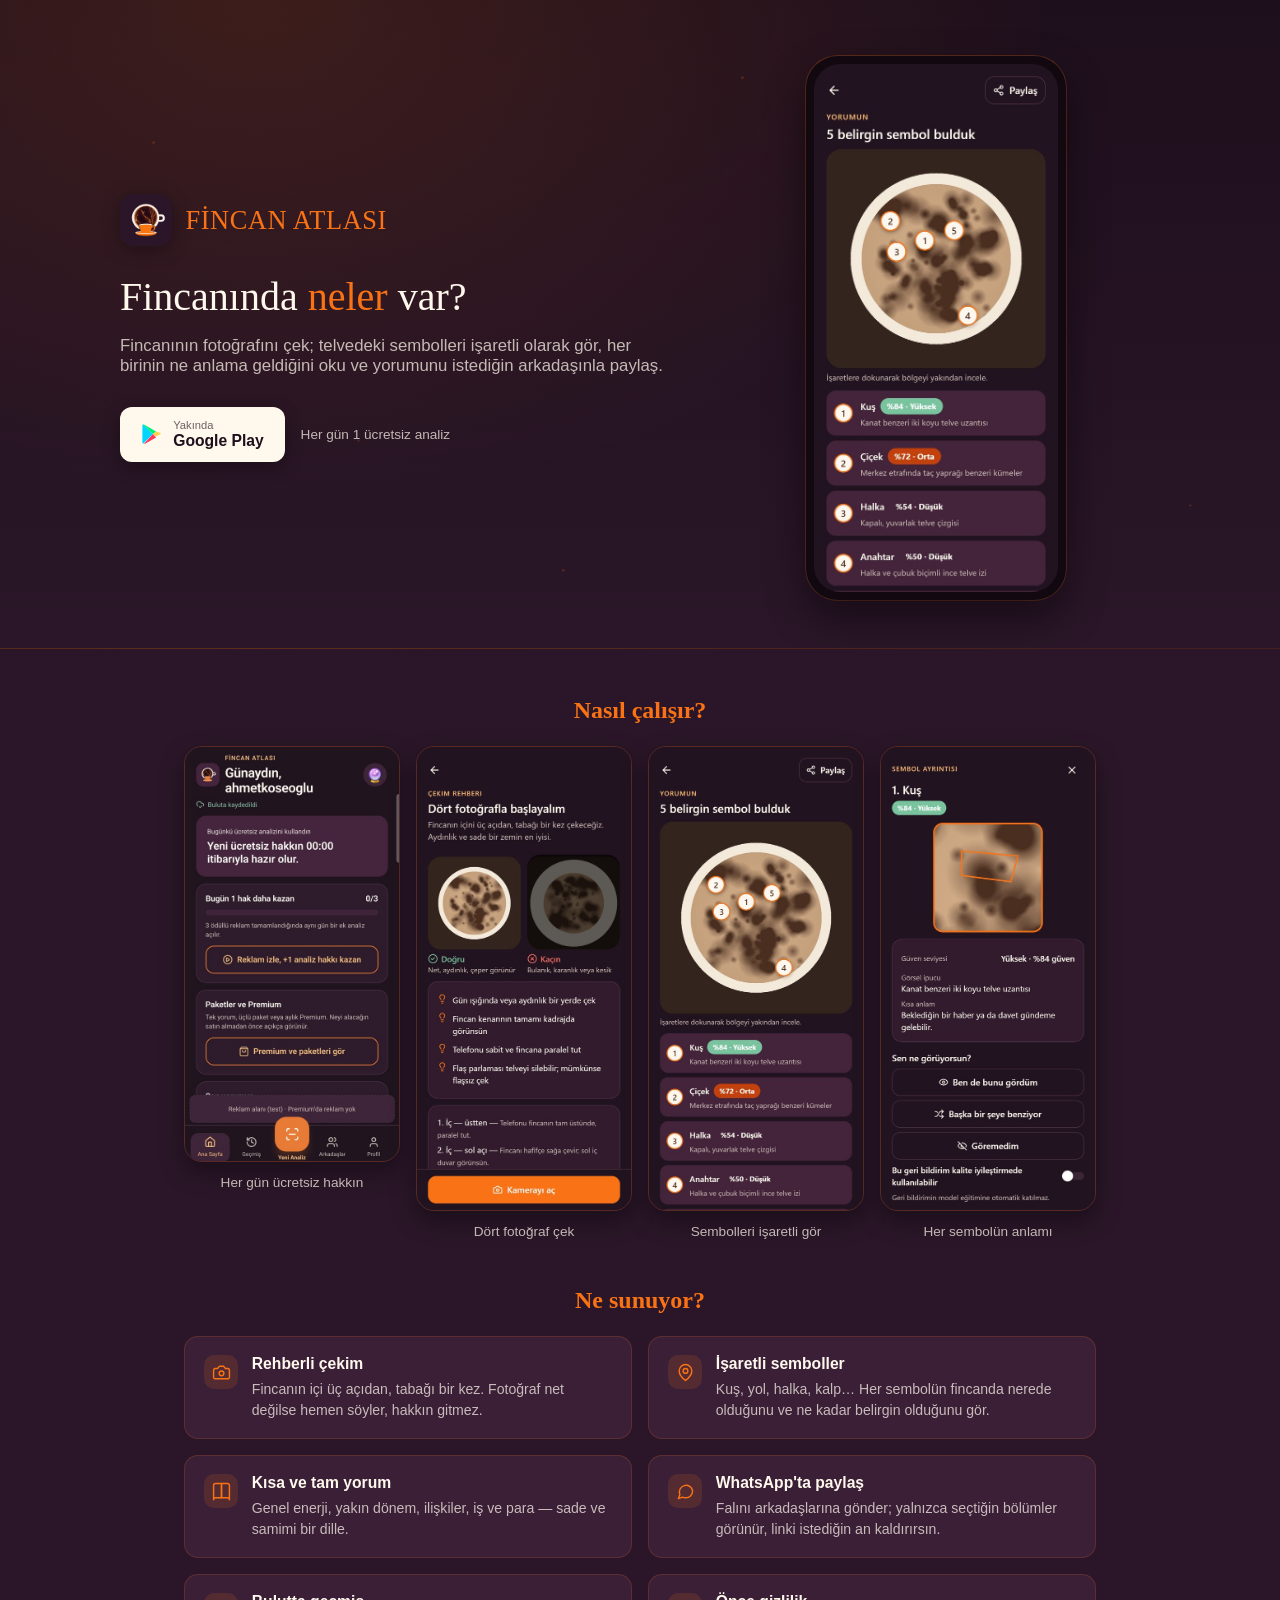
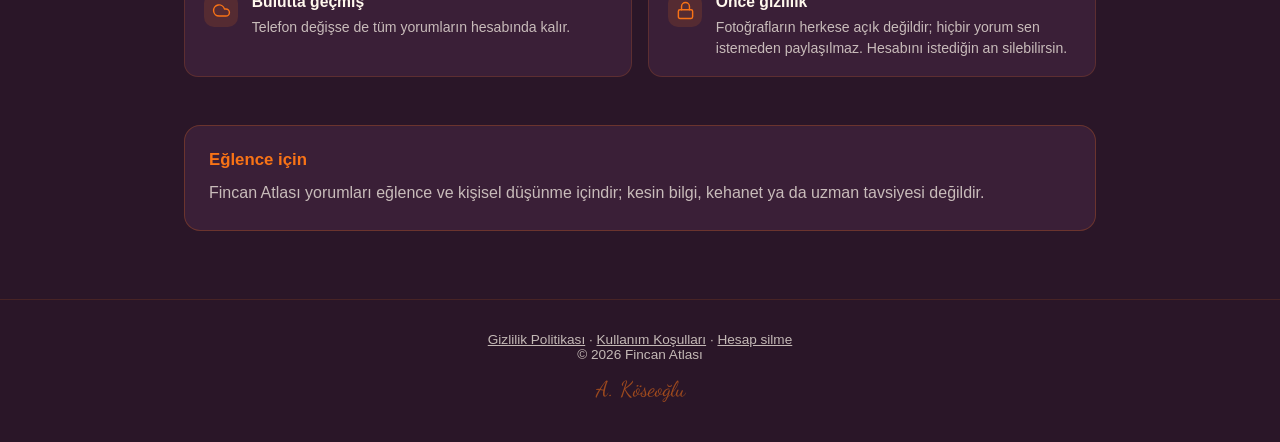
<file: index.html>
<!DOCTYPE html>
<html lang="tr">
<head>
<meta charset="UTF-8">
<meta name="viewport" content="width=device-width, initial-scale=1.0">
<title>Fincan Atlası — Telve Analizi</title>
<meta name="description" content="Fincanının fotoğrafını çek, telvedeki sembolleri işaretli olarak gör, yorumunu oku ve arkadaşlarınla paylaş.">
<meta property="og:title" content="Fincan Atlası — Fincanında neler var?">
<meta property="og:description" content="Fotoğrafını çek, telvedeki sembolleri işaretli olarak gör, yorumunu oku.">
<meta property="og:image" content="https://fincanatlasi.github.io/assets/og_image.png">
<meta property="og:type" content="website">
<meta property="og:url" content="https://fincanatlasi.github.io">
<meta name="twitter:card" content="summary_large_image">
<link rel="icon" type="image/png" href="assets/favicon.png">
<link rel="preconnect" href="https://fonts.googleapis.com">
<link rel="preconnect" href="https://fonts.gstatic.com" crossorigin>
<link href="https://fonts.googleapis.com/css2?family=Dancing+Script:wght@600&display=swap" rel="stylesheet">
<style>
  :root {
    --plum: #2A1628;
    --plum-light: #3A1F37;
    --plum-deep: #1E0F1C;
    --orange: #F97316;
    --peach: #FFEDD5;
    --cream: #FFF8ED;
    --cream-dim: rgba(255,248,237,0.72);
    --orange-dim: rgba(249,115,22,0.55);
  }
  * { box-sizing: border-box; }
  body {
    margin: 0;
    font-family: -apple-system, "Segoe UI", Roboto, Arial, sans-serif;
    background: var(--plum);
    color: var(--cream);
    display: flex;
    flex-direction: column;
    min-height: 100vh;
    overflow-x: hidden;
  }
  a { color: var(--orange); }

  /* ---------- Hero ---------- */
  .hero {
    position: relative;
    background:
      radial-gradient(ellipse at 20% 0%, rgba(249,115,22,0.14), transparent 55%),
      linear-gradient(180deg, var(--plum-deep) 0%, var(--plum) 100%);
    padding: 3.5rem 1.5rem 3rem;
    overflow: hidden;
    border-bottom: 1px solid rgba(249,115,22,0.18);
  }
  .hero::before {
    /* faint coffee-ground specks, no image request */
    content: "";
    position: absolute;
    inset: 0;
    background-image:
      radial-gradient(2px 2px at 12% 22%, var(--orange-dim), transparent),
      radial-gradient(1.5px 1.5px at 28% 68%, var(--orange-dim), transparent),
      radial-gradient(2px 2px at 58% 12%, var(--orange-dim), transparent),
      radial-gradient(1.5px 1.5px at 82% 38%, var(--orange-dim), transparent),
      radial-gradient(1.5px 1.5px at 93% 78%, var(--orange-dim), transparent),
      radial-gradient(2px 2px at 44% 88%, var(--orange-dim), transparent);
    opacity: 0.5;
    pointer-events: none;
  }
  .hero-inner {
    position: relative;
    max-width: 1040px;
    margin: 0 auto;
    display: grid;
    grid-template-columns: 1.05fr 0.85fr;
    gap: 2.5rem;
    align-items: center;
  }
  .brand-row { display: flex; align-items: center; gap: 0.85rem; margin-bottom: 1.6rem; }
  .brand-row img { width: 52px; height: 52px; border-radius: 14px; box-shadow: 0 4px 18px rgba(0,0,0,0.35); }
  .brand-row span {
    font-family: Georgia, "Times New Roman", serif;
    font-size: 1.65rem;
    letter-spacing: 0.02em;
    color: var(--orange);
  }
  .hero h1 {
    font-family: Georgia, "Times New Roman", serif;
    font-weight: 400;
    font-size: 2.5rem;
    line-height: 1.25;
    margin: 0 0 0.9rem;
  }
  .hero h1 em { font-style: normal; color: var(--orange); }
  .hero p.lede { font-size: 1.05rem; color: var(--cream-dim); max-width: 34rem; margin: 0 0 1.9rem; }
  .cta-row { display: flex; align-items: center; gap: 1rem; flex-wrap: wrap; }
  .play-badge {
    display: inline-flex;
    align-items: center;
    gap: 0.65rem;
    background: var(--cream);
    color: var(--plum-deep);
    text-decoration: none;
    padding: 0.75rem 1.3rem;
    border-radius: 12px;
    font-weight: 600;
    font-size: 0.98rem;
    box-shadow: 0 6px 18px rgba(0,0,0,0.3);
    transition: transform 0.15s ease;
  }
  .play-badge:hover { transform: translateY(-1px); }
  .play-badge svg { width: 22px; height: 22px; flex-shrink: 0; }
  .play-badge .label { display: flex; flex-direction: column; line-height: 1.15; }
  .play-badge .label small { font-weight: 400; font-size: 0.7rem; color: rgba(30,15,28,0.65); }
  .rating-note { font-size: 0.85rem; color: var(--cream-dim); }
  .hero-art { display: flex; justify-content: center; }
  .phone {
    width: 260px;
    border-radius: 32px;
    padding: 8px;
    background: #120910;
    box-shadow: 0 18px 40px rgba(0,0,0,0.45), 0 0 0 1px rgba(249,115,22,0.25);
  }
  .phone img { display: block; width: 100%; height: auto; border-radius: 26px; }

  /* ---------- Main content ---------- */
  main { flex: 1; max-width: 960px; width: 100%; margin: 0 auto; padding: 3rem 1.5rem; }
  .section-title {
    font-family: Georgia, "Times New Roman", serif;
    color: var(--orange);
    font-size: 1.5rem;
    margin: 0 0 1.4rem;
    text-align: center;
  }
  .shots {
    display: grid;
    grid-template-columns: repeat(4, 1fr);
    gap: 1rem;
    margin-bottom: 3rem;
  }
  .shots figure { margin: 0; text-align: center; }
  .shots img {
    width: 100%;
    height: auto;
    border-radius: 18px;
    border: 1px solid rgba(249,115,22,0.22);
    box-shadow: 0 10px 24px rgba(0,0,0,0.35);
  }
  .shots figcaption { font-size: 0.85rem; color: var(--cream-dim); margin-top: 0.55rem; }
  .feature-grid { display: grid; grid-template-columns: repeat(2, 1fr); gap: 1rem; margin-bottom: 3rem; }
  .feature {
    background: var(--plum-light);
    border: 1px solid rgba(249,115,22,0.18);
    border-radius: 14px;
    padding: 1.1rem 1.2rem;
    display: flex;
    align-items: flex-start;
    gap: 0.85rem;
  }
  .feature .ficon {
    flex-shrink: 0;
    width: 34px;
    height: 34px;
    border-radius: 10px;
    background: rgba(249,115,22,0.14);
    display: flex;
    align-items: center;
    justify-content: center;
  }
  .feature .ficon svg { width: 19px; height: 19px; stroke: var(--orange); fill: none; }
  .feature strong { display: block; font-size: 0.98rem; }
  .feature p { margin: 0.35rem 0 0; color: var(--cream-dim); font-size: 0.88rem; line-height: 1.5; }
  .card {
    background: var(--plum-light);
    border: 1px solid rgba(249,115,22,0.25);
    border-radius: 16px;
    padding: 1.5rem;
    margin-bottom: 1.25rem;
  }
  .card h2 { color: var(--orange); font-size: 1.05rem; margin: 0 0 0.6rem; }
  .card p { margin: 0; color: var(--cream-dim); line-height: 1.6; }

  /* ---------- Footer ---------- */
  footer {
    text-align: center;
    padding: 2rem 1.5rem 2.5rem;
    font-size: 0.85rem;
    color: var(--cream-dim);
    border-top: 1px solid rgba(249,115,22,0.14);
  }
  footer .signature {
    display: block;
    font-family: "Dancing Script", "Brush Script MT", cursive;
    font-size: 1.35rem;
    color: var(--orange-dim);
    margin-top: 0.9rem;
  }

  /* ---------- Responsive ---------- */
  @media (max-width: 760px) {
    .hero-inner { grid-template-columns: 1fr; text-align: center; }
    .brand-row { justify-content: center; }
    .hero p.lede { margin-left: auto; margin-right: auto; }
    .cta-row { justify-content: center; }
    .hero-art { order: -1; }
    .phone { width: 210px; }
    .shots { grid-template-columns: repeat(2, 1fr); }
    .feature-grid { grid-template-columns: 1fr; }
  }
</style>
</head>
<body>

<section class="hero">
  <div class="hero-inner">
    <div>
      <div class="brand-row">
        <img src="assets/app_icon.png" alt="Fincan Atlası uygulama simgesi">
        <span>FİNCAN ATLASI</span>
      </div>
      <h1>Fincanında <em>neler</em> var?</h1>
      <p class="lede">Fincanının fotoğrafını çek; telvedeki sembolleri işaretli olarak gör, her birinin ne anlama geldiğini oku ve yorumunu istediğin arkadaşınla paylaş.</p>
      <div class="cta-row">
        <a class="play-badge" href="https://play.google.com/store/apps/details?id=app.fincanatlasi" aria-label="Google Play'den indirin">
          <svg viewBox="0 0 512 512" fill="none" xmlns="http://www.w3.org/2000/svg" aria-hidden="true">
            <path d="M48 32c-9 5-16 14-16 26v396c0 12 7 21 16 26l231-224L48 32z" fill="#00D6FF"/>
            <path d="M279 256L48 32c2-1 4-2 6-2 6 0 12 2 17 5l280 160-72 61z" fill="#00F076"/>
            <path d="M351 195l-72 61 72 61 96-55c14-8 14-28 0-36l-96-31z" fill="#FFD24D"/>
            <path d="M279 256L71 479c5 3 11 5 17 5 6 0 12-2 17-5l246-142-72-81z" fill="#FF3A5E"/>
          </svg>
          <span class="label">
            <small>Yakında</small>
            Google Play
          </span>
        </a>
        <span class="rating-note">Her gün 1 ücretsiz analiz</span>
      </div>
    </div>
    <div class="hero-art">
      <div class="phone">
        <img src="assets/shot_result.jpg" alt="Fincan Atlası sonuç ekranı: fincanda işaretlenmiş 5 sembol">
      </div>
    </div>
  </div>
</section>

<main>
  <h2 class="section-title">Nasıl çalışır?</h2>
  <div class="shots">
    <figure>
      <img src="assets/shot_home.jpg" alt="Ana sayfa" loading="lazy">
      <figcaption>Her gün ücretsiz hakkın</figcaption>
    </figure>
    <figure>
      <img src="assets/shot_guide.jpg" alt="Çekim rehberi" loading="lazy">
      <figcaption>Dört fotoğraf çek</figcaption>
    </figure>
    <figure>
      <img src="assets/shot_result.jpg" alt="Sonuç ekranı" loading="lazy">
      <figcaption>Sembolleri işaretli gör</figcaption>
    </figure>
    <figure>
      <img src="assets/shot_symbol.jpg" alt="Sembol ayrıntısı" loading="lazy">
      <figcaption>Her sembolün anlamı</figcaption>
    </figure>
  </div>

  <h2 class="section-title">Ne sunuyor?</h2>
  <div class="feature-grid">
    <div class="feature">
      <span class="ficon"><svg viewBox="0 0 24 24" stroke-width="1.8" stroke-linecap="round" stroke-linejoin="round"><path d="M14.5 4h-5L7 7H4a2 2 0 0 0-2 2v9a2 2 0 0 0 2 2h16a2 2 0 0 0 2-2V9a2 2 0 0 0-2-2h-3l-2.5-3z"/><circle cx="12" cy="13" r="3"/></svg></span>
      <div>
        <strong>Rehberli çekim</strong>
        <p>Fincanın içi üç açıdan, tabağı bir kez. Fotoğraf net değilse hemen söyler, hakkın gitmez.</p>
      </div>
    </div>
    <div class="feature">
      <span class="ficon"><svg viewBox="0 0 24 24" stroke-width="1.8" stroke-linecap="round" stroke-linejoin="round"><path d="M20 10c0 6-8 12-8 12s-8-6-8-12a8 8 0 0 1 16 0Z"/><circle cx="12" cy="10" r="3"/></svg></span>
      <div>
        <strong>İşaretli semboller</strong>
        <p>Kuş, yol, halka, kalp… Her sembolün fincanda nerede olduğunu ve ne kadar belirgin olduğunu gör.</p>
      </div>
    </div>
    <div class="feature">
      <span class="ficon"><svg viewBox="0 0 24 24" stroke-width="1.8" stroke-linecap="round" stroke-linejoin="round"><path d="M2 4.5A2.5 2.5 0 0 1 4.5 2H12v18H4.5A2.5 2.5 0 0 0 2 22.5v-18Z"/><path d="M22 4.5A2.5 2.5 0 0 0 19.5 2H12v18h7.5a2.5 2.5 0 0 1 2.5 2.5v-18Z"/></svg></span>
      <div>
        <strong>Kısa ve tam yorum</strong>
        <p>Genel enerji, yakın dönem, ilişkiler, iş ve para — sade ve samimi bir dille.</p>
      </div>
    </div>
    <div class="feature">
      <span class="ficon"><svg viewBox="0 0 24 24" stroke-width="1.8" stroke-linecap="round" stroke-linejoin="round"><path d="M21 11.5a8.4 8.4 0 0 1-9 8.4 8.6 8.6 0 0 1-3.8-.9L3 21l1.9-5.2A8.4 8.4 0 1 1 21 11.5Z"/></svg></span>
      <div>
        <strong>WhatsApp'ta paylaş</strong>
        <p>Falını arkadaşlarına gönder; yalnızca seçtiğin bölümler görünür, linki istediğin an kaldırırsın.</p>
      </div>
    </div>
    <div class="feature">
      <span class="ficon"><svg viewBox="0 0 24 24" stroke-width="1.8" stroke-linecap="round" stroke-linejoin="round"><path d="M17.5 19H9a7 7 0 1 1 6.7-9h1.8a4.5 4.5 0 1 1 0 9Z"/></svg></span>
      <div>
        <strong>Bulutta geçmiş</strong>
        <p>Telefon değişse de tüm yorumların hesabında kalır.</p>
      </div>
    </div>
    <div class="feature">
      <span class="ficon"><svg viewBox="0 0 24 24" stroke-width="1.8" stroke-linecap="round" stroke-linejoin="round"><rect x="3" y="11" width="18" height="11" rx="2"/><path d="M7 11V7a5 5 0 0 1 10 0v4"/></svg></span>
      <div>
        <strong>Önce gizlilik</strong>
        <p>Fotoğrafların herkese açık değildir; hiçbir yorum sen istemeden paylaşılmaz. Hesabını istediğin an silebilirsin.</p>
      </div>
    </div>
  </div>

  <div class="card">
    <h2>Eğlence için</h2>
    <p>Fincan Atlası yorumları eğlence ve kişisel düşünme içindir; kesin bilgi, kehanet ya da uzman tavsiyesi değildir.</p>
  </div>
</main>

<footer>
  <a href="gizlilik/" style="color: var(--cream-dim)">Gizlilik Politikası</a> ·
  <a href="kosullar/" style="color: var(--cream-dim)">Kullanım Koşulları</a> ·
  <a href="hesap-silme/" style="color: var(--cream-dim)">Hesap silme</a>
  <br>&copy; 2026 Fincan Atlası
  <span class="signature">A. Köseoğlu</span>
</footer>

</body>
</html>
</file>
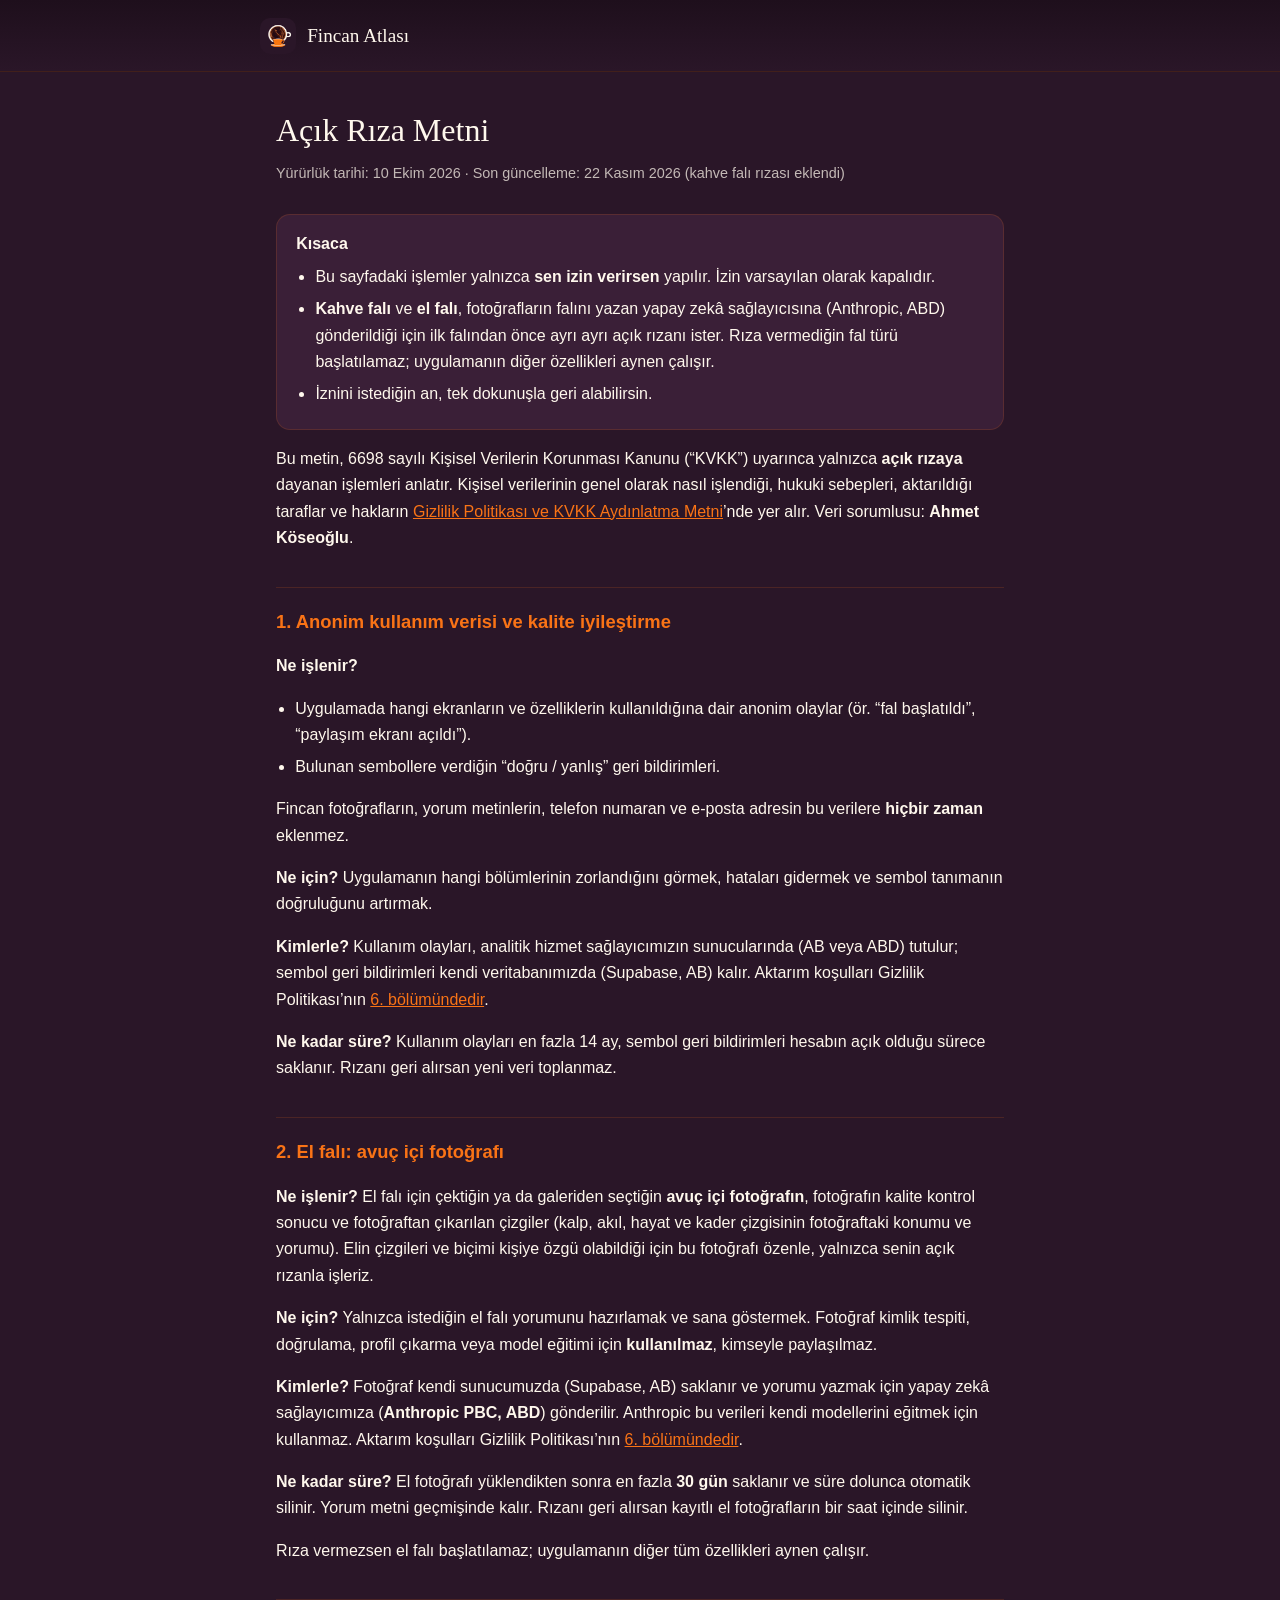
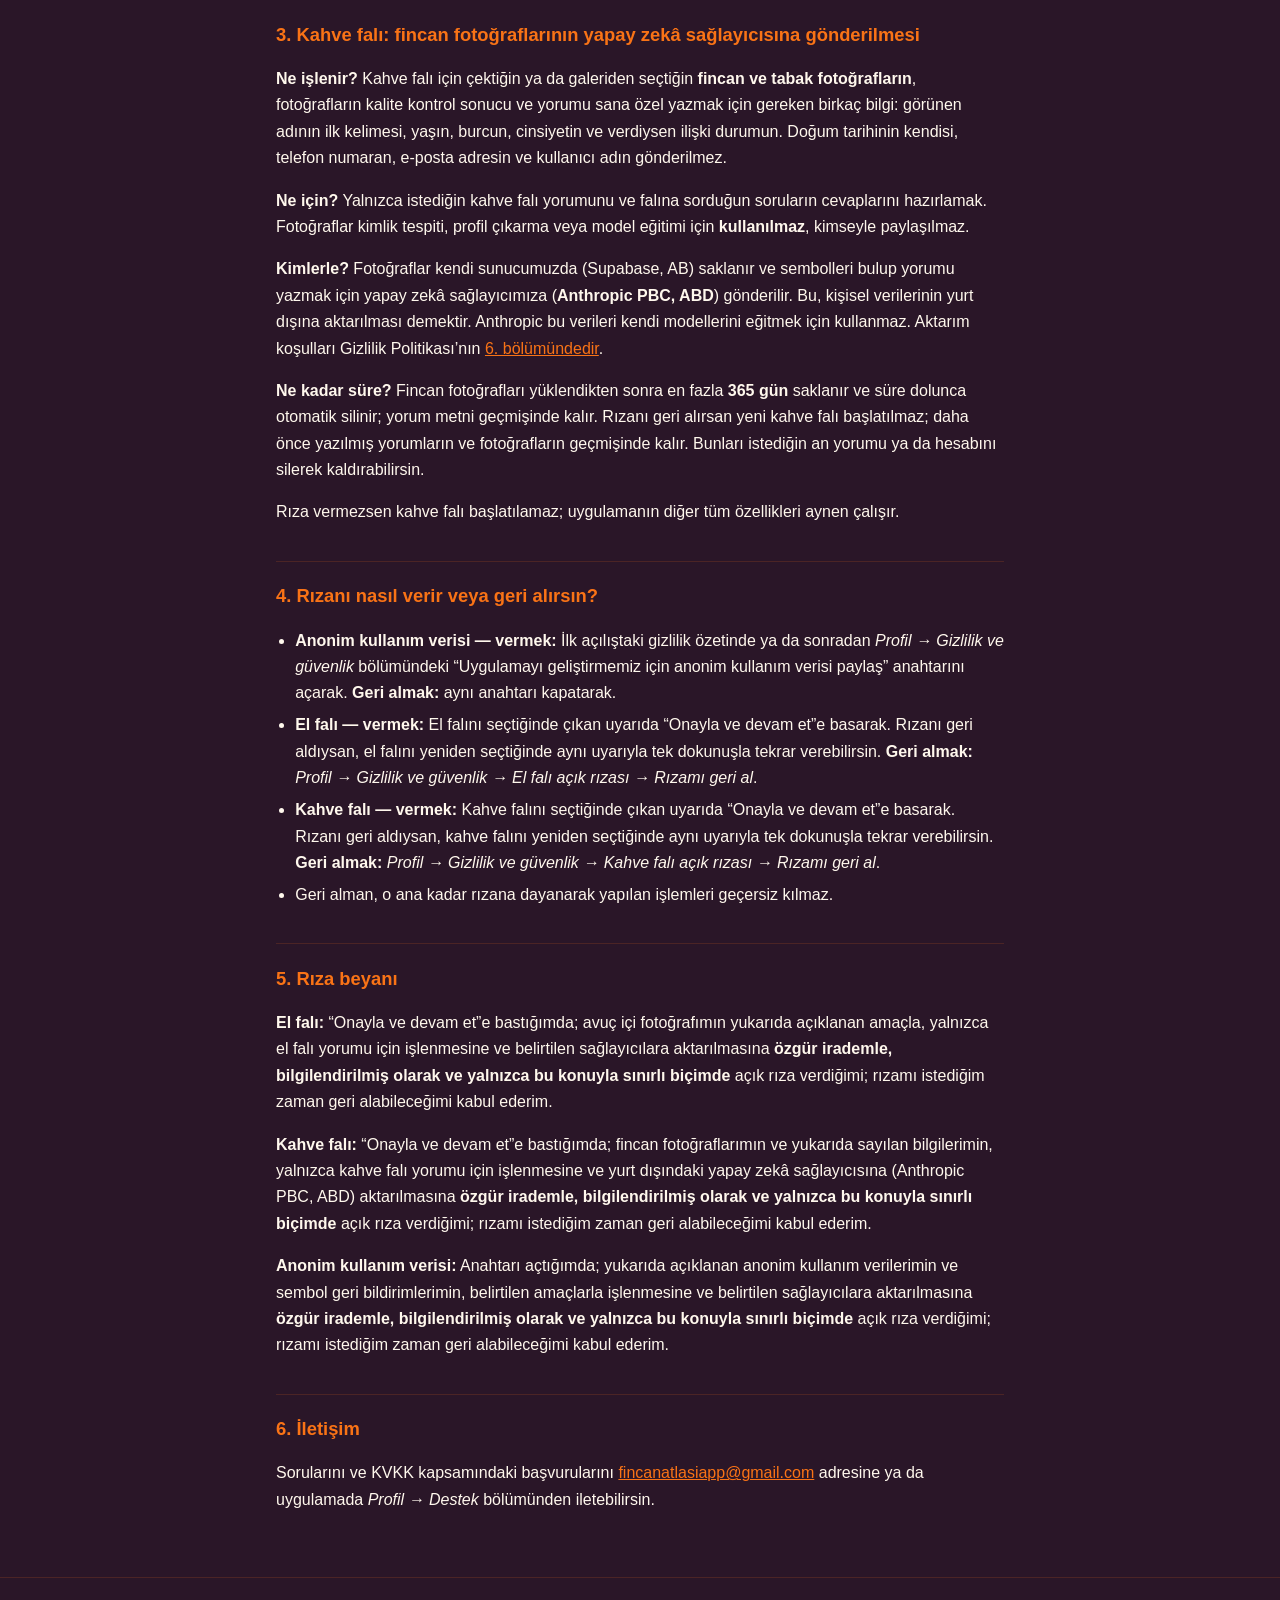
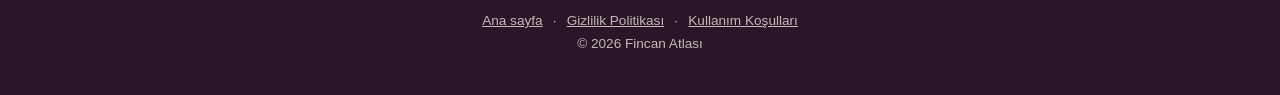
<file: acik-riza/index.html>
<!DOCTYPE html>
<html lang="tr">
<head>
<meta charset="UTF-8">
<meta name="viewport" content="width=device-width, initial-scale=1.0">
<title>Açık Rıza Metni — Fincan Atlası</title>
<meta name="description" content="Fincan Atlası açık rıza metni: yalnızca izin verirsen yapılan veri işlemeleri ve rızanı nasıl geri alacağın.">
<link rel="icon" type="image/png" href="../assets/favicon.png">
<link rel="stylesheet" href="../assets/legal.css">
</head>
<body>

<header>
  <div class="bar"><a href="../"><img src="../assets/app_icon.png" alt=""><span>Fincan Atlası</span></a></div>
</header>

<main>
<h1>Açık Rıza Metni</h1>
<p class="meta">Yürürlük tarihi: 10 Ekim 2026 · Son güncelleme: 22 Kasım 2026 (kahve falı rızası eklendi)</p>

<div class="summary">
  <strong>Kısaca</strong>
  <ul>
    <li>Bu sayfadaki işlemler yalnızca <strong>sen izin verirsen</strong> yapılır. İzin varsayılan olarak kapalıdır.</li>
    <li><strong>Kahve falı</strong> ve <strong>el falı</strong>, fotoğrafların falını yazan yapay zekâ sağlayıcısına (Anthropic, ABD) gönderildiği için ilk falından önce ayrı ayrı açık rızanı ister. Rıza vermediğin fal türü başlatılamaz; uygulamanın diğer özellikleri aynen çalışır.</li>
    <li>İznini istediğin an, tek dokunuşla geri alabilirsin.</li>
  </ul>
</div>

<p>
  Bu metin, 6698 sayılı Kişisel Verilerin Korunması Kanunu (“KVKK”) uyarınca yalnızca <strong>açık rızaya</strong>
  dayanan işlemleri anlatır. Kişisel verilerinin genel olarak nasıl işlendiği, hukuki sebepleri, aktarıldığı taraflar
  ve hakların <a href="../gizlilik/">Gizlilik Politikası ve KVKK Aydınlatma Metni</a>’nde yer alır. Veri sorumlusu:
  <strong>Ahmet Köseoğlu</strong>.
</p>

<h2 id="kullanim">1. Anonim kullanım verisi ve kalite iyileştirme</h2>
<p><strong>Ne işlenir?</strong></p>
<ul>
  <li>Uygulamada hangi ekranların ve özelliklerin kullanıldığına dair anonim olaylar (ör. “fal başlatıldı”, “paylaşım ekranı açıldı”).</li>
  <li>Bulunan sembollere verdiğin “doğru / yanlış” geri bildirimleri.</li>
</ul>
<p>Fincan fotoğrafların, yorum metinlerin, telefon numaran ve e-posta adresin bu verilere <strong>hiçbir zaman</strong> eklenmez.</p>
<p><strong>Ne için?</strong> Uygulamanın hangi bölümlerinin zorlandığını görmek, hataları gidermek ve sembol tanımanın doğruluğunu artırmak.</p>
<p>
  <strong>Kimlerle?</strong> Kullanım olayları, analitik hizmet sağlayıcımızın sunucularında (AB veya ABD) tutulur;
  sembol geri bildirimleri kendi veritabanımızda (Supabase, AB) kalır. Aktarım koşulları Gizlilik Politikası’nın
  <a href="../gizlilik/#aktarim">6. bölümündedir</a>.
</p>
<p><strong>Ne kadar süre?</strong> Kullanım olayları en fazla 14 ay, sembol geri bildirimleri hesabın açık olduğu sürece saklanır. Rızanı geri alırsan yeni veri toplanmaz.</p>

<h2 id="el">2. El falı: avuç içi fotoğrafı</h2>
<p><strong>Ne işlenir?</strong> El falı için çektiğin ya da galeriden seçtiğin <strong>avuç içi fotoğrafın</strong>,
  fotoğrafın kalite kontrol sonucu ve fotoğraftan çıkarılan çizgiler (kalp, akıl, hayat ve kader çizgisinin
  fotoğraftaki konumu ve yorumu). Elin çizgileri ve biçimi kişiye özgü olabildiği için bu fotoğrafı özenle,
  yalnızca senin açık rızanla işleriz.</p>
<p><strong>Ne için?</strong> Yalnızca istediğin el falı yorumunu hazırlamak ve sana göstermek. Fotoğraf kimlik
  tespiti, doğrulama, profil çıkarma veya model eğitimi için <strong>kullanılmaz</strong>, kimseyle paylaşılmaz.</p>
<p>
  <strong>Kimlerle?</strong> Fotoğraf kendi sunucumuzda (Supabase, AB) saklanır ve yorumu yazmak için yapay zekâ
  sağlayıcımıza (<strong>Anthropic PBC, ABD</strong>) gönderilir. Anthropic bu verileri kendi modellerini eğitmek
  için kullanmaz. Aktarım koşulları Gizlilik Politikası’nın <a href="../gizlilik/#aktarim">6. bölümündedir</a>.
</p>
<p><strong>Ne kadar süre?</strong> El fotoğrafı yüklendikten sonra en fazla <strong>30 gün</strong> saklanır ve
  süre dolunca otomatik silinir. Yorum metni geçmişinde kalır. Rızanı geri alırsan kayıtlı el fotoğrafların
  bir saat içinde silinir.</p>
<p>Rıza vermezsen el falı başlatılamaz; uygulamanın diğer tüm özellikleri aynen çalışır.</p>

<h2 id="kahve">3. Kahve falı: fincan fotoğraflarının yapay zekâ sağlayıcısına gönderilmesi</h2>
<p><strong>Ne işlenir?</strong> Kahve falı için çektiğin ya da galeriden seçtiğin <strong>fincan ve tabak
  fotoğrafların</strong>, fotoğrafların kalite kontrol sonucu ve yorumu sana özel yazmak için gereken birkaç bilgi:
  görünen adının ilk kelimesi, yaşın, burcun, cinsiyetin ve verdiysen ilişki durumun. Doğum tarihinin kendisi,
  telefon numaran, e-posta adresin ve kullanıcı adın gönderilmez.</p>
<p><strong>Ne için?</strong> Yalnızca istediğin kahve falı yorumunu ve falına sorduğun soruların cevaplarını
  hazırlamak. Fotoğraflar kimlik tespiti, profil çıkarma veya model eğitimi için <strong>kullanılmaz</strong>,
  kimseyle paylaşılmaz.</p>
<p>
  <strong>Kimlerle?</strong> Fotoğraflar kendi sunucumuzda (Supabase, AB) saklanır ve sembolleri bulup yorumu yazmak
  için yapay zekâ sağlayıcımıza (<strong>Anthropic PBC, ABD</strong>) gönderilir. Bu, kişisel verilerinin yurt
  dışına aktarılması demektir. Anthropic bu verileri kendi modellerini eğitmek için kullanmaz. Aktarım koşulları
  Gizlilik Politikası’nın <a href="../gizlilik/#aktarim">6. bölümündedir</a>.
</p>
<p><strong>Ne kadar süre?</strong> Fincan fotoğrafları yüklendikten sonra en fazla <strong>365 gün</strong> saklanır
  ve süre dolunca otomatik silinir; yorum metni geçmişinde kalır. Rızanı geri alırsan yeni kahve falı başlatılmaz;
  daha önce yazılmış yorumların ve fotoğrafların geçmişinde kalır. Bunları istediğin an yorumu ya da hesabını
  silerek kaldırabilirsin.</p>
<p>Rıza vermezsen kahve falı başlatılamaz; uygulamanın diğer tüm özellikleri aynen çalışır.</p>

<h2 id="ver">4. Rızanı nasıl verir veya geri alırsın?</h2>
<ul>
  <li><strong>Anonim kullanım verisi — vermek:</strong> İlk açılıştaki gizlilik özetinde ya da sonradan <em>Profil → Gizlilik ve güvenlik</em> bölümündeki “Uygulamayı geliştirmemiz için anonim kullanım verisi paylaş” anahtarını açarak. <strong>Geri almak:</strong> aynı anahtarı kapatarak.</li>
  <li><strong>El falı — vermek:</strong> El falını seçtiğinde çıkan uyarıda “Onayla ve devam et”e basarak. Rızanı geri aldıysan, el falını yeniden seçtiğinde aynı uyarıyla tek dokunuşla tekrar verebilirsin. <strong>Geri almak:</strong> <em>Profil → Gizlilik ve güvenlik → El falı açık rızası → Rızamı geri al</em>.</li>
  <li><strong>Kahve falı — vermek:</strong> Kahve falını seçtiğinde çıkan uyarıda “Onayla ve devam et”e basarak. Rızanı geri aldıysan, kahve falını yeniden seçtiğinde aynı uyarıyla tek dokunuşla tekrar verebilirsin. <strong>Geri almak:</strong> <em>Profil → Gizlilik ve güvenlik → Kahve falı açık rızası → Rızamı geri al</em>.</li>
  <li>Geri alman, o ana kadar rızana dayanarak yapılan işlemleri geçersiz kılmaz.</li>
</ul>

<h2 id="beyan">5. Rıza beyanı</h2>
<p>
  <strong>El falı:</strong> “Onayla ve devam et”e bastığımda; avuç içi fotoğrafımın yukarıda açıklanan
  amaçla, yalnızca el falı yorumu için işlenmesine ve belirtilen sağlayıcılara aktarılmasına <strong>özgür
  irademle, bilgilendirilmiş olarak ve yalnızca bu konuyla sınırlı biçimde</strong> açık rıza verdiğimi;
  rızamı istediğim zaman geri alabileceğimi kabul ederim.
</p>
<p>
  <strong>Kahve falı:</strong> “Onayla ve devam et”e bastığımda; fincan fotoğraflarımın ve yukarıda sayılan
  bilgilerimin, yalnızca kahve falı yorumu için işlenmesine ve yurt dışındaki yapay zekâ sağlayıcısına (Anthropic
  PBC, ABD) aktarılmasına <strong>özgür irademle, bilgilendirilmiş olarak ve yalnızca bu konuyla sınırlı
  biçimde</strong> açık rıza verdiğimi; rızamı istediğim zaman geri alabileceğimi kabul ederim.
</p>
<p>
  <strong>Anonim kullanım verisi:</strong> Anahtarı açtığımda; yukarıda açıklanan anonim kullanım verilerimin ve sembol geri bildirimlerimin, belirtilen
  amaçlarla işlenmesine ve belirtilen sağlayıcılara aktarılmasına <strong>özgür irademle, bilgilendirilmiş olarak ve
  yalnızca bu konuyla sınırlı biçimde</strong> açık rıza verdiğimi; rızamı istediğim zaman geri alabileceğimi kabul ederim.
</p>

<h2 id="iletisim">6. İletişim</h2>
<p>
  Sorularını ve KVKK kapsamındaki başvurularını <a href="mailto:fincanatlasiapp@gmail.com">fincanatlasiapp@gmail.com</a>
  adresine ya da uygulamada <em>Profil → Destek</em> bölümünden iletebilirsin.
</p>
</main>

<footer>
  <a href="../">Ana sayfa</a> · <a href="../gizlilik/">Gizlilik Politikası</a> · <a href="../kosullar/">Kullanım Koşulları</a>
  <br>&copy; 2026 Fincan Atlası
</footer>

</body>
</html>
</file>
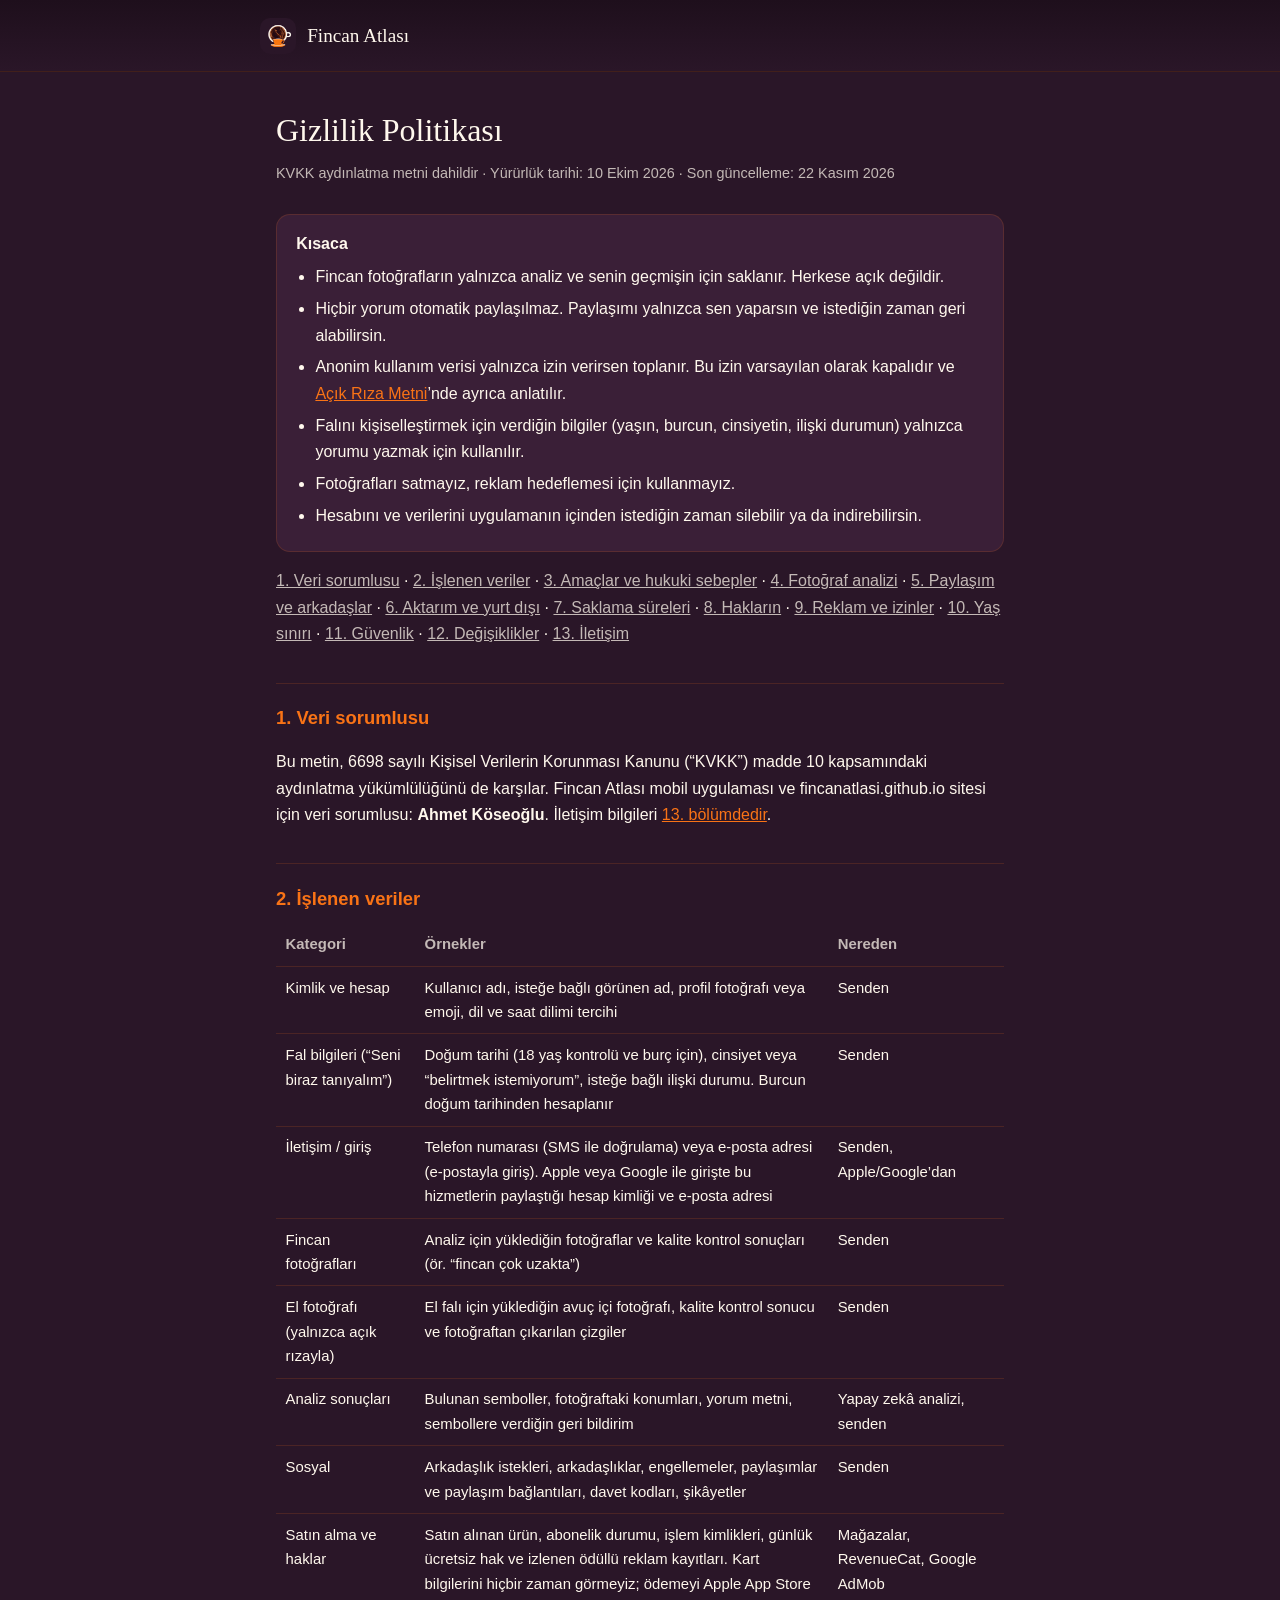
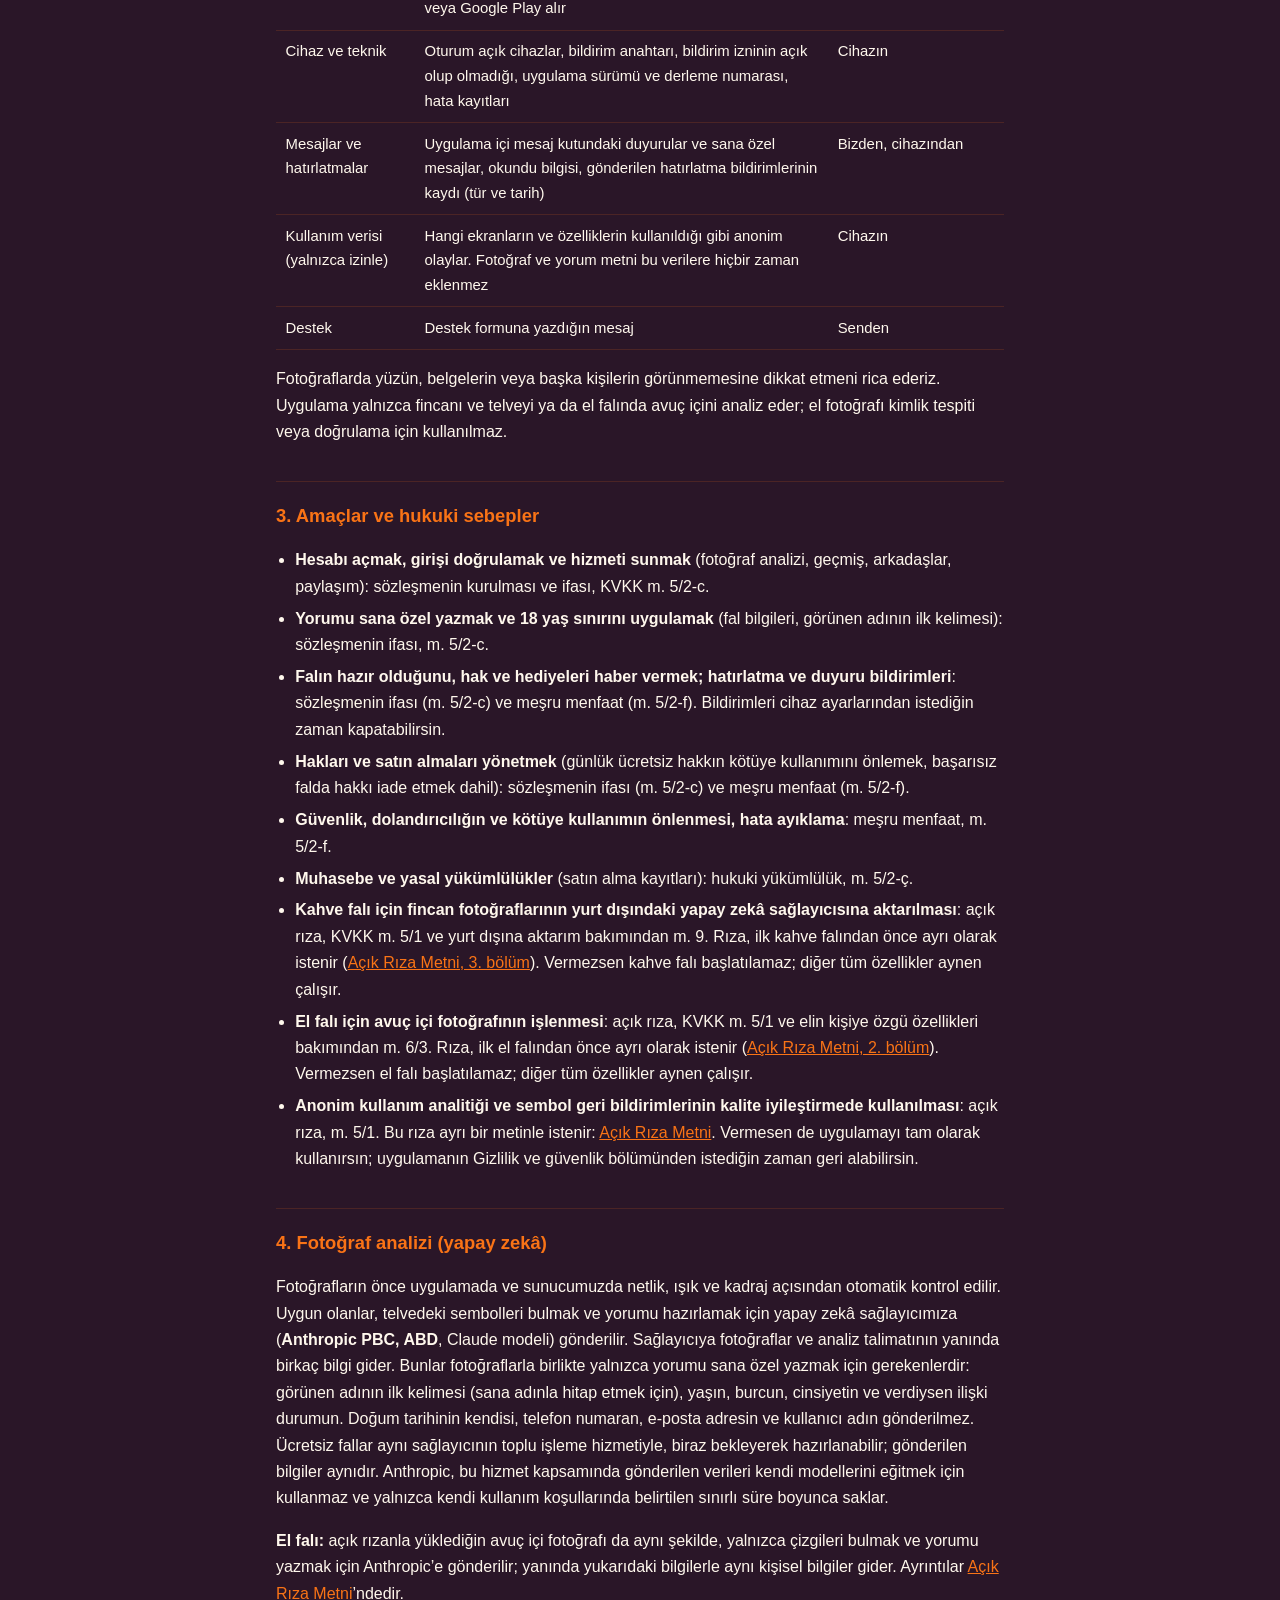
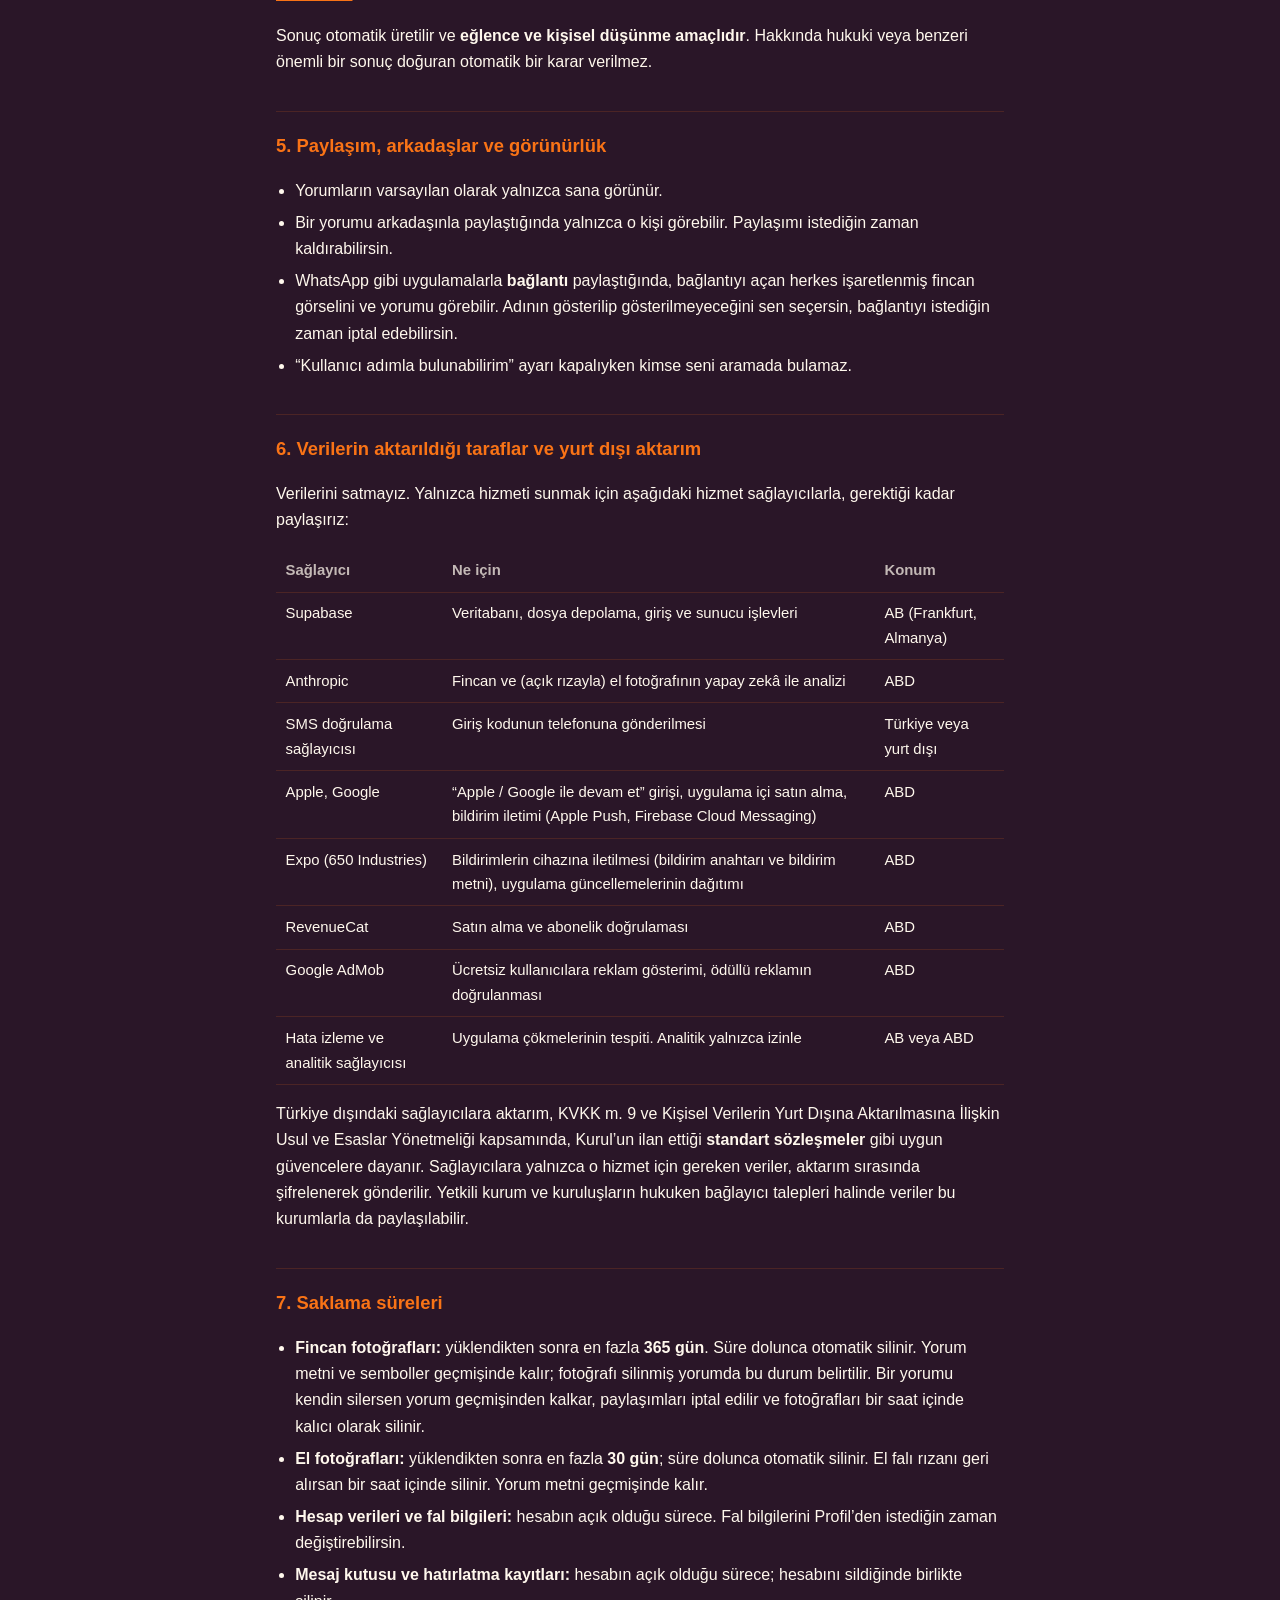
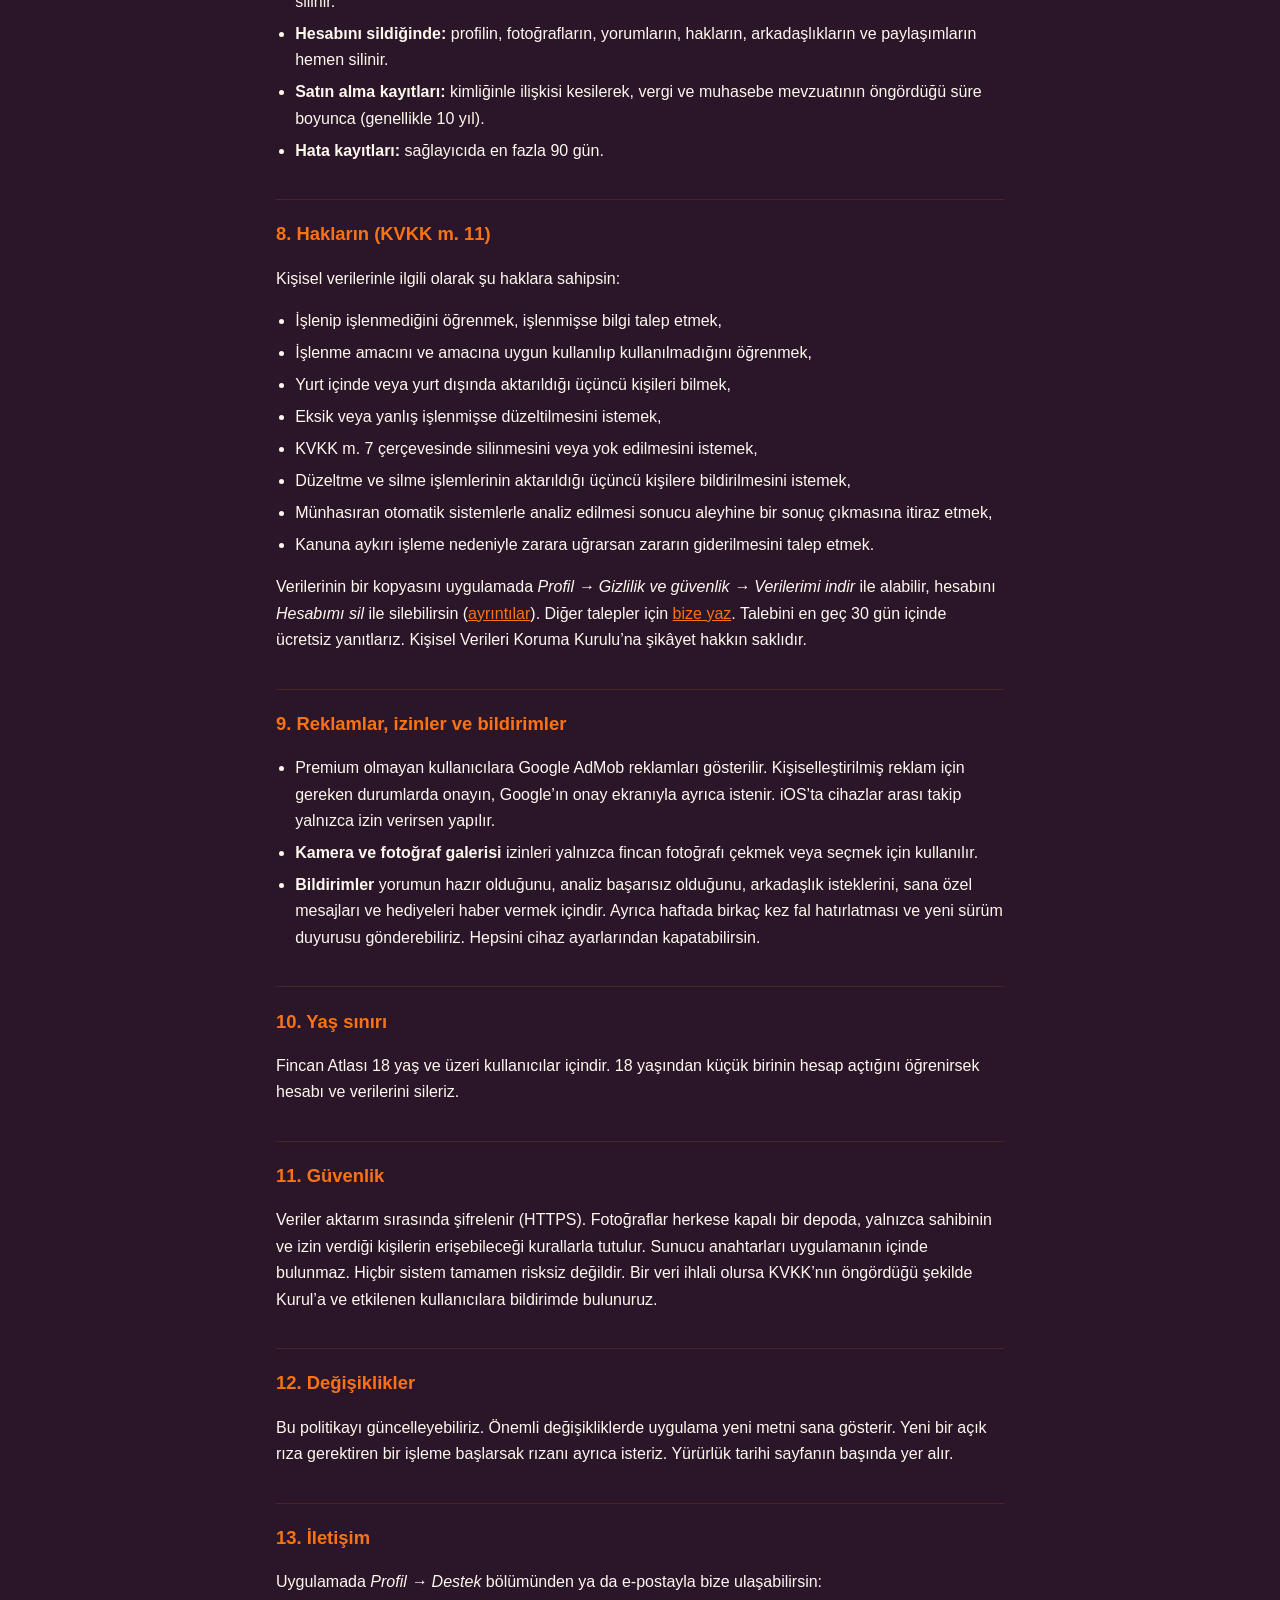
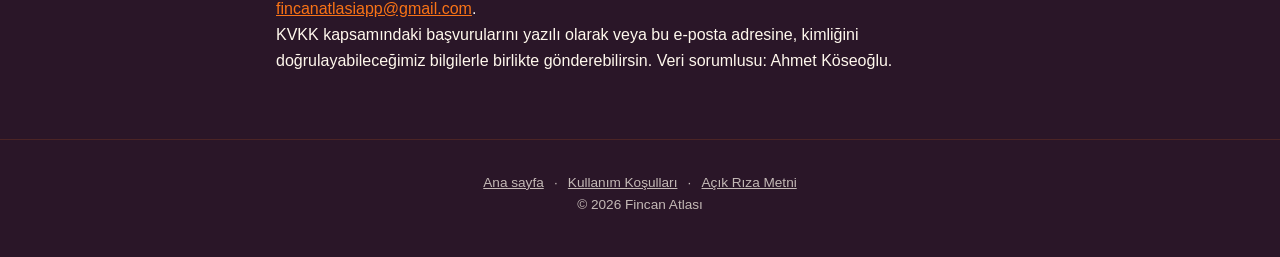
<file: gizlilik/index.html>
<!DOCTYPE html>
<html lang="tr">
<head>
<meta charset="UTF-8">
<meta name="viewport" content="width=device-width, initial-scale=1.0">
<title>Gizlilik Politikası — Fincan Atlası</title>
<meta name="description" content="Fincan Atlası gizlilik politikası ve KVKK aydınlatma metni: hangi verileri neden işlediğimiz, ne kadar sakladığımız ve haklarınız.">
<link rel="icon" type="image/png" href="../assets/favicon.png">
<link rel="stylesheet" href="../assets/legal.css">
</head>
<body>

<header>
  <div class="bar"><a href="../"><img src="../assets/app_icon.png" alt=""><span>Fincan Atlası</span></a></div>
</header>

<main>
<h1>Gizlilik Politikası</h1>
<p class="meta">KVKK aydınlatma metni dahildir · Yürürlük tarihi: 10 Ekim 2026 · Son güncelleme: 22 Kasım 2026</p>

<div class="summary">
  <strong>Kısaca</strong>
  <ul>
    <li>Fincan fotoğrafların yalnızca analiz ve senin geçmişin için saklanır. Herkese açık değildir.</li>
    <li>Hiçbir yorum otomatik paylaşılmaz. Paylaşımı yalnızca sen yaparsın ve istediğin zaman geri alabilirsin.</li>
    <li>Anonim kullanım verisi yalnızca izin verirsen toplanır. Bu izin varsayılan olarak kapalıdır ve <a href="../acik-riza/">Açık Rıza Metni</a>’nde ayrıca anlatılır.</li>
    <li>Falını kişiselleştirmek için verdiğin bilgiler (yaşın, burcun, cinsiyetin, ilişki durumun) yalnızca yorumu yazmak için kullanılır.</li>
    <li>Fotoğrafları satmayız, reklam hedeflemesi için kullanmayız.</li>
    <li>Hesabını ve verilerini uygulamanın içinden istediğin zaman silebilir ya da indirebilirsin.</li>
  </ul>
</div>

<nav class="toc">
  <p>
    <a href="#sorumlu">1. Veri sorumlusu</a> ·
    <a href="#veriler">2. İşlenen veriler</a> ·
    <a href="#amac">3. Amaçlar ve hukuki sebepler</a> ·
    <a href="#ai">4. Fotoğraf analizi</a> ·
    <a href="#paylasim">5. Paylaşım ve arkadaşlar</a> ·
    <a href="#aktarim">6. Aktarım ve yurt dışı</a> ·
    <a href="#saklama">7. Saklama süreleri</a> ·
    <a href="#haklar">8. Hakların</a> ·
    <a href="#reklam">9. Reklam ve izinler</a> ·
    <a href="#cocuk">10. Yaş sınırı</a> ·
    <a href="#guvenlik">11. Güvenlik</a> ·
    <a href="#degisiklik">12. Değişiklikler</a> ·
    <a href="#iletisim">13. İletişim</a>
  </p>
</nav>

<h2 id="sorumlu">1. Veri sorumlusu</h2>
<p>
  Bu metin, 6698 sayılı Kişisel Verilerin Korunması Kanunu (“KVKK”) madde 10 kapsamındaki aydınlatma
  yükümlülüğünü de karşılar. Fincan Atlası mobil uygulaması ve fincanatlasi.github.io sitesi için veri
  sorumlusu: <strong>Ahmet Köseoğlu</strong>. İletişim bilgileri <a href="#iletisim">13. bölümdedir</a>.
</p>

<h2 id="veriler">2. İşlenen veriler</h2>
<div class="table-wrap">
<table>
  <tr><th>Kategori</th><th>Örnekler</th><th>Nereden</th></tr>
  <tr><td>Kimlik ve hesap</td><td>Kullanıcı adı, isteğe bağlı görünen ad, profil fotoğrafı veya emoji, dil ve saat dilimi tercihi</td><td>Senden</td></tr>
  <tr><td>Fal bilgileri (“Seni biraz tanıyalım”)</td><td>Doğum tarihi (18 yaş kontrolü ve burç için), cinsiyet veya “belirtmek istemiyorum”, isteğe bağlı ilişki durumu. Burcun doğum tarihinden hesaplanır</td><td>Senden</td></tr>
  <tr><td>İletişim / giriş</td><td>Telefon numarası (SMS ile doğrulama) veya e-posta adresi (e-postayla giriş). Apple veya Google ile girişte bu hizmetlerin paylaştığı hesap kimliği ve e-posta adresi</td><td>Senden, Apple/Google’dan</td></tr>
  <tr><td>Fincan fotoğrafları</td><td>Analiz için yüklediğin fotoğraflar ve kalite kontrol sonuçları (ör. “fincan çok uzakta”)</td><td>Senden</td></tr>
  <tr><td>El fotoğrafı (yalnızca açık rızayla)</td><td>El falı için yüklediğin avuç içi fotoğrafı, kalite kontrol sonucu ve fotoğraftan çıkarılan çizgiler</td><td>Senden</td></tr>
  <tr><td>Analiz sonuçları</td><td>Bulunan semboller, fotoğraftaki konumları, yorum metni, sembollere verdiğin geri bildirim</td><td>Yapay zekâ analizi, senden</td></tr>
  <tr><td>Sosyal</td><td>Arkadaşlık istekleri, arkadaşlıklar, engellemeler, paylaşımlar ve paylaşım bağlantıları, davet kodları, şikâyetler</td><td>Senden</td></tr>
  <tr><td>Satın alma ve haklar</td><td>Satın alınan ürün, abonelik durumu, işlem kimlikleri, günlük ücretsiz hak ve izlenen ödüllü reklam kayıtları. Kart bilgilerini hiçbir zaman görmeyiz; ödemeyi Apple App Store veya Google Play alır</td><td>Mağazalar, RevenueCat, Google AdMob</td></tr>
  <tr><td>Cihaz ve teknik</td><td>Oturum açık cihazlar, bildirim anahtarı, bildirim izninin açık olup olmadığı, uygulama sürümü ve derleme numarası, hata kayıtları</td><td>Cihazın</td></tr>
  <tr><td>Mesajlar ve hatırlatmalar</td><td>Uygulama içi mesaj kutundaki duyurular ve sana özel mesajlar, okundu bilgisi, gönderilen hatırlatma bildirimlerinin kaydı (tür ve tarih)</td><td>Bizden, cihazından</td></tr>
  <tr><td>Kullanım verisi (yalnızca izinle)</td><td>Hangi ekranların ve özelliklerin kullanıldığı gibi anonim olaylar. Fotoğraf ve yorum metni bu verilere hiçbir zaman eklenmez</td><td>Cihazın</td></tr>
  <tr><td>Destek</td><td>Destek formuna yazdığın mesaj</td><td>Senden</td></tr>
</table>
</div>
<p>Fotoğraflarda yüzün, belgelerin veya başka kişilerin görünmemesine dikkat etmeni rica ederiz. Uygulama yalnızca fincanı ve telveyi ya da el falında avuç içini analiz eder; el fotoğrafı kimlik tespiti veya doğrulama için kullanılmaz.</p>

<h2 id="amac">3. Amaçlar ve hukuki sebepler</h2>
<ul>
  <li><strong>Hesabı açmak, girişi doğrulamak ve hizmeti sunmak</strong> (fotoğraf analizi, geçmiş, arkadaşlar, paylaşım): sözleşmenin kurulması ve ifası, KVKK m. 5/2-c.</li>
  <li><strong>Yorumu sana özel yazmak ve 18 yaş sınırını uygulamak</strong> (fal bilgileri, görünen adının ilk kelimesi): sözleşmenin ifası, m. 5/2-c.</li>
  <li><strong>Falın hazır olduğunu, hak ve hediyeleri haber vermek; hatırlatma ve duyuru bildirimleri</strong>: sözleşmenin ifası (m. 5/2-c) ve meşru menfaat (m. 5/2-f). Bildirimleri cihaz ayarlarından istediğin zaman kapatabilirsin.</li>
  <li><strong>Hakları ve satın almaları yönetmek</strong> (günlük ücretsiz hakkın kötüye kullanımını önlemek, başarısız falda hakkı iade etmek dahil): sözleşmenin ifası (m. 5/2-c) ve meşru menfaat (m. 5/2-f).</li>
  <li><strong>Güvenlik, dolandırıcılığın ve kötüye kullanımın önlenmesi, hata ayıklama</strong>: meşru menfaat, m. 5/2-f.</li>
  <li><strong>Muhasebe ve yasal yükümlülükler</strong> (satın alma kayıtları): hukuki yükümlülük, m. 5/2-ç.</li>
  <li><strong>Kahve falı için fincan fotoğraflarının yurt dışındaki yapay zekâ sağlayıcısına aktarılması</strong>: açık rıza, KVKK m. 5/1 ve yurt dışına aktarım bakımından m. 9. Rıza, ilk kahve falından önce ayrı olarak istenir (<a href="../acik-riza/#kahve">Açık Rıza Metni, 3. bölüm</a>). Vermezsen kahve falı başlatılamaz; diğer tüm özellikler aynen çalışır.</li>
  <li><strong>El falı için avuç içi fotoğrafının işlenmesi</strong>: açık rıza, KVKK m. 5/1 ve elin kişiye özgü özellikleri bakımından m. 6/3. Rıza, ilk el falından önce ayrı olarak istenir (<a href="../acik-riza/#el">Açık Rıza Metni, 2. bölüm</a>). Vermezsen el falı başlatılamaz; diğer tüm özellikler aynen çalışır.</li>
  <li><strong>Anonim kullanım analitiği ve sembol geri bildirimlerinin kalite iyileştirmede kullanılması</strong>: açık rıza, m. 5/1. Bu rıza ayrı bir metinle istenir: <a href="../acik-riza/">Açık Rıza Metni</a>. Vermesen de uygulamayı tam olarak kullanırsın; uygulamanın Gizlilik ve güvenlik bölümünden istediğin zaman geri alabilirsin.</li>
</ul>

<h2 id="ai">4. Fotoğraf analizi (yapay zekâ)</h2>
<p>
  Fotoğrafların önce uygulamada ve sunucumuzda netlik, ışık ve kadraj açısından otomatik kontrol edilir. Uygun
  olanlar, telvedeki sembolleri bulmak ve yorumu hazırlamak için yapay zekâ sağlayıcımıza
  (<strong>Anthropic PBC, ABD</strong>, Claude modeli) gönderilir. Sağlayıcıya fotoğraflar ve analiz talimatının yanında birkaç bilgi
  gider. Bunlar fotoğraflarla birlikte yalnızca yorumu sana özel yazmak için gerekenlerdir: görünen adının ilk
  kelimesi (sana adınla hitap etmek için), yaşın, burcun, cinsiyetin ve verdiysen ilişki durumun. Doğum tarihinin
  kendisi, telefon numaran, e-posta adresin ve kullanıcı adın gönderilmez. Ücretsiz fallar aynı sağlayıcının toplu
  işleme hizmetiyle, biraz bekleyerek hazırlanabilir; gönderilen bilgiler aynıdır. Anthropic, bu hizmet kapsamında gönderilen verileri
  kendi modellerini eğitmek için kullanmaz ve yalnızca kendi kullanım koşullarında belirtilen sınırlı süre boyunca
  saklar.
</p>
<p>
  <strong>El falı:</strong> açık rızanla yüklediğin avuç içi fotoğrafı da aynı şekilde, yalnızca çizgileri bulmak ve
  yorumu yazmak için Anthropic’e gönderilir; yanında yukarıdaki bilgilerle aynı kişisel bilgiler gider. Ayrıntılar
  <a href="../acik-riza/#el">Açık Rıza Metni</a>’ndedir.
</p>
<p>
  Sonuç otomatik üretilir ve <strong>eğlence ve kişisel düşünme amaçlıdır</strong>. Hakkında hukuki veya benzeri
  önemli bir sonuç doğuran otomatik bir karar verilmez.
</p>

<h2 id="paylasim">5. Paylaşım, arkadaşlar ve görünürlük</h2>
<ul>
  <li>Yorumların varsayılan olarak yalnızca sana görünür.</li>
  <li>Bir yorumu arkadaşınla paylaştığında yalnızca o kişi görebilir. Paylaşımı istediğin zaman kaldırabilirsin.</li>
  <li>WhatsApp gibi uygulamalarla <strong>bağlantı</strong> paylaştığında, bağlantıyı açan herkes işaretlenmiş fincan görselini ve yorumu görebilir. Adının gösterilip gösterilmeyeceğini sen seçersin, bağlantıyı istediğin zaman iptal edebilirsin.</li>
  <li>“Kullanıcı adımla bulunabilirim” ayarı kapalıyken kimse seni aramada bulamaz.</li>
</ul>

<h2 id="aktarim">6. Verilerin aktarıldığı taraflar ve yurt dışı aktarım</h2>
<p>Verilerini satmayız. Yalnızca hizmeti sunmak için aşağıdaki hizmet sağlayıcılarla, gerektiği kadar paylaşırız:</p>
<div class="table-wrap">
<table>
  <tr><th>Sağlayıcı</th><th>Ne için</th><th>Konum</th></tr>
  <tr><td>Supabase</td><td>Veritabanı, dosya depolama, giriş ve sunucu işlevleri</td><td>AB (Frankfurt, Almanya)</td></tr>
  <tr><td>Anthropic</td><td>Fincan ve (açık rızayla) el fotoğrafının yapay zekâ ile analizi</td><td>ABD</td></tr>
  <tr><td>SMS doğrulama sağlayıcısı</td><td>Giriş kodunun telefonuna gönderilmesi</td><td>Türkiye veya yurt dışı</td></tr>
  <tr><td>Apple, Google</td><td>“Apple / Google ile devam et” girişi, uygulama içi satın alma, bildirim iletimi (Apple Push, Firebase Cloud Messaging)</td><td>ABD</td></tr>
  <tr><td>Expo (650 Industries)</td><td>Bildirimlerin cihazına iletilmesi (bildirim anahtarı ve bildirim metni), uygulama güncellemelerinin dağıtımı</td><td>ABD</td></tr>
  <tr><td>RevenueCat</td><td>Satın alma ve abonelik doğrulaması</td><td>ABD</td></tr>
  <tr><td>Google AdMob</td><td>Ücretsiz kullanıcılara reklam gösterimi, ödüllü reklamın doğrulanması</td><td>ABD</td></tr>
  <tr><td>Hata izleme ve analitik sağlayıcısı</td><td>Uygulama çökmelerinin tespiti. Analitik yalnızca izinle</td><td>AB veya ABD</td></tr>
</table>
</div>
<p>
  Türkiye dışındaki sağlayıcılara aktarım, KVKK m. 9 ve Kişisel Verilerin Yurt Dışına Aktarılmasına İlişkin Usul
  ve Esaslar Yönetmeliği kapsamında, Kurul’un ilan ettiği <strong>standart sözleşmeler</strong> gibi uygun
  güvencelere dayanır. Sağlayıcılara yalnızca o hizmet için gereken veriler, aktarım sırasında şifrelenerek gönderilir. Yetkili kurum ve kuruluşların hukuken bağlayıcı talepleri halinde veriler bu kurumlarla da
  paylaşılabilir.
</p>

<h2 id="saklama">7. Saklama süreleri</h2>
<ul>
  <li><strong>Fincan fotoğrafları:</strong> yüklendikten sonra en fazla <strong>365 gün</strong>. Süre dolunca otomatik silinir. Yorum metni ve semboller geçmişinde kalır; fotoğrafı silinmiş yorumda bu durum belirtilir. Bir yorumu kendin silersen yorum geçmişinden kalkar, paylaşımları iptal edilir ve fotoğrafları bir saat içinde kalıcı olarak silinir.</li>
  <li><strong>El fotoğrafları:</strong> yüklendikten sonra en fazla <strong>30 gün</strong>; süre dolunca otomatik silinir. El falı rızanı geri alırsan bir saat içinde silinir. Yorum metni geçmişinde kalır.</li>
  <li><strong>Hesap verileri ve fal bilgileri:</strong> hesabın açık olduğu sürece. Fal bilgilerini Profil’den istediğin zaman değiştirebilirsin.</li>
  <li><strong>Mesaj kutusu ve hatırlatma kayıtları:</strong> hesabın açık olduğu sürece; hesabını sildiğinde birlikte silinir.</li>
  <li><strong>Hesabını sildiğinde:</strong> profilin, fotoğrafların, yorumların, hakların, arkadaşlıkların ve paylaşımların hemen silinir.</li>
  <li><strong>Satın alma kayıtları:</strong> kimliğinle ilişkisi kesilerek, vergi ve muhasebe mevzuatının öngördüğü süre boyunca (genellikle 10 yıl).</li>
  <li><strong>Hata kayıtları:</strong> sağlayıcıda en fazla 90 gün.</li>
</ul>

<h2 id="haklar">8. Hakların (KVKK m. 11)</h2>
<p>Kişisel verilerinle ilgili olarak şu haklara sahipsin:</p>
<ul>
  <li>İşlenip işlenmediğini öğrenmek, işlenmişse bilgi talep etmek,</li>
  <li>İşlenme amacını ve amacına uygun kullanılıp kullanılmadığını öğrenmek,</li>
  <li>Yurt içinde veya yurt dışında aktarıldığı üçüncü kişileri bilmek,</li>
  <li>Eksik veya yanlış işlenmişse düzeltilmesini istemek,</li>
  <li>KVKK m. 7 çerçevesinde silinmesini veya yok edilmesini istemek,</li>
  <li>Düzeltme ve silme işlemlerinin aktarıldığı üçüncü kişilere bildirilmesini istemek,</li>
  <li>Münhasıran otomatik sistemlerle analiz edilmesi sonucu aleyhine bir sonuç çıkmasına itiraz etmek,</li>
  <li>Kanuna aykırı işleme nedeniyle zarara uğrarsan zararın giderilmesini talep etmek.</li>
</ul>
<p>
  Verilerinin bir kopyasını uygulamada <em>Profil → Gizlilik ve güvenlik → Verilerimi indir</em> ile alabilir,
  hesabını <em>Hesabımı sil</em> ile silebilirsin (<a href="../hesap-silme/">ayrıntılar</a>). Diğer talepler için <a href="#iletisim">bize yaz</a>. Talebini
  en geç 30 gün içinde ücretsiz yanıtlarız. Kişisel Verileri Koruma Kurulu’na şikâyet hakkın saklıdır.
</p>

<h2 id="reklam">9. Reklamlar, izinler ve bildirimler</h2>
<ul>
  <li>Premium olmayan kullanıcılara Google AdMob reklamları gösterilir. Kişiselleştirilmiş reklam için gereken durumlarda onayın, Google’ın onay ekranıyla ayrıca istenir. iOS’ta cihazlar arası takip yalnızca izin verirsen yapılır.</li>
  <li><strong>Kamera ve fotoğraf galerisi</strong> izinleri yalnızca fincan fotoğrafı çekmek veya seçmek için kullanılır.</li>
  <li><strong>Bildirimler</strong> yorumun hazır olduğunu, analiz başarısız olduğunu, arkadaşlık isteklerini, sana özel mesajları ve hediyeleri haber vermek içindir. Ayrıca haftada birkaç kez fal hatırlatması ve yeni sürüm duyurusu gönderebiliriz. Hepsini cihaz ayarlarından kapatabilirsin.</li>
</ul>

<h2 id="cocuk">10. Yaş sınırı</h2>
<p>
  Fincan Atlası 18 yaş ve üzeri kullanıcılar içindir. 18 yaşından küçük birinin hesap açtığını öğrenirsek hesabı
  ve verilerini sileriz.
</p>

<h2 id="guvenlik">11. Güvenlik</h2>
<p>
  Veriler aktarım sırasında şifrelenir (HTTPS). Fotoğraflar herkese kapalı bir depoda, yalnızca sahibinin ve
  izin verdiği kişilerin erişebileceği kurallarla tutulur. Sunucu anahtarları uygulamanın içinde bulunmaz.
  Hiçbir sistem tamamen risksiz değildir. Bir veri ihlali olursa KVKK’nın öngördüğü şekilde Kurul’a ve
  etkilenen kullanıcılara bildirimde bulunuruz.
</p>

<h2 id="degisiklik">12. Değişiklikler</h2>
<p>
  Bu politikayı güncelleyebiliriz. Önemli değişikliklerde uygulama yeni metni sana gösterir. Yeni bir açık rıza
  gerektiren bir işleme başlarsak rızanı ayrıca isteriz.
  Yürürlük tarihi sayfanın başında yer alır.
</p>

<h2 id="iletisim">13. İletişim</h2>
<p>
  Uygulamada <em>Profil → Destek</em> bölümünden ya da e-postayla bize ulaşabilirsin:
  <a href="mailto:fincanatlasiapp@gmail.com">fincanatlasiapp@gmail.com</a>.<br>
  KVKK kapsamındaki başvurularını yazılı olarak veya bu e-posta adresine, kimliğini doğrulayabileceğimiz
  bilgilerle birlikte gönderebilirsin. Veri sorumlusu: Ahmet Köseoğlu.
</p>
</main>

<footer>
  <a href="../">Ana sayfa</a> · <a href="../kosullar/">Kullanım Koşulları</a> · <a href="../acik-riza/">Açık Rıza Metni</a>
  <br>&copy; 2026 Fincan Atlası
</footer>

</body>
</html>
</file>
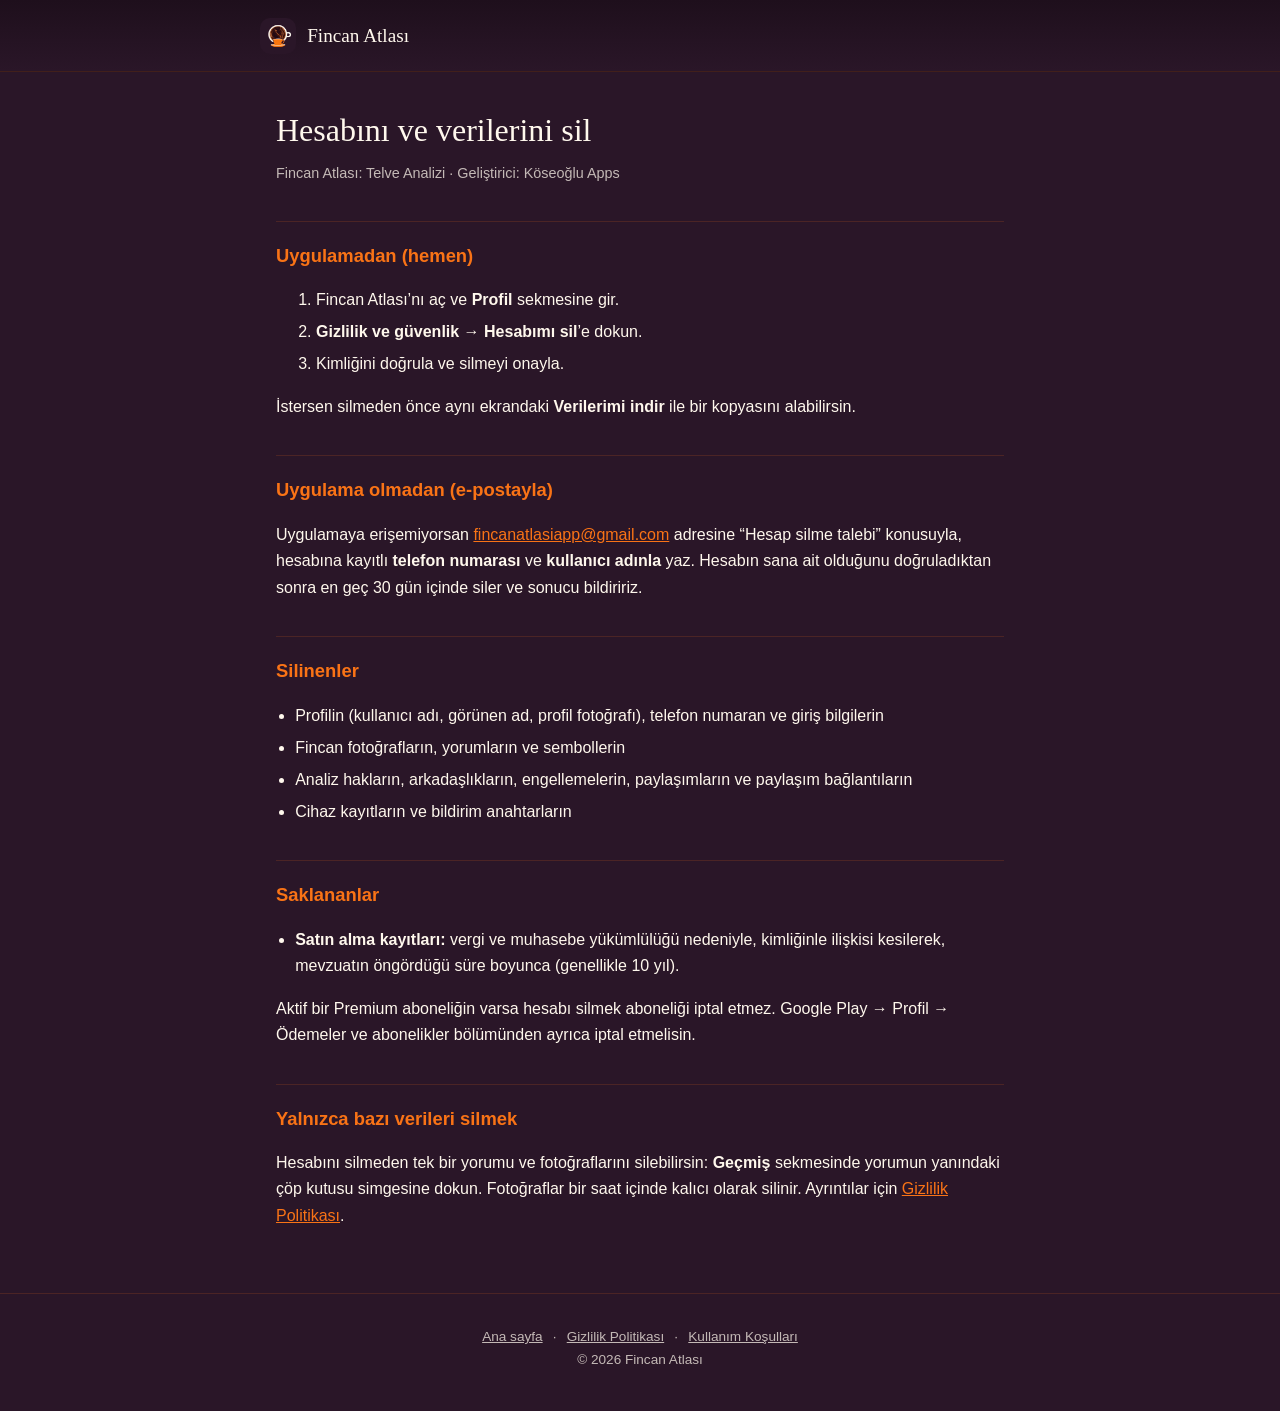
<file: hesap-silme/index.html>
<!DOCTYPE html>
<html lang="tr">
<head>
<meta charset="UTF-8">
<meta name="viewport" content="width=device-width, initial-scale=1.0">
<title>Hesap Silme — Fincan Atlası</title>
<meta name="description" content="Fincan Atlası hesabını ve verilerini nasıl silebileceğin: uygulama içinden veya e-postayla.">
<link rel="icon" type="image/png" href="../assets/favicon.png">
<link rel="stylesheet" href="../assets/legal.css">
</head>
<body>

<header>
  <div class="bar"><a href="../"><img src="../assets/app_icon.png" alt=""><span>Fincan Atlası</span></a></div>
</header>

<main>
<h1>Hesabını ve verilerini sil</h1>
<p class="meta">Fincan Atlası: Telve Analizi · Geliştirici: Köseoğlu Apps</p>

<h2>Uygulamadan (hemen)</h2>
<ol>
  <li>Fincan Atlası’nı aç ve <strong>Profil</strong> sekmesine gir.</li>
  <li><strong>Gizlilik ve güvenlik</strong> → <strong>Hesabımı sil</strong>’e dokun.</li>
  <li>Kimliğini doğrula ve silmeyi onayla.</li>
</ol>
<p>İstersen silmeden önce aynı ekrandaki <strong>Verilerimi indir</strong> ile bir kopyasını alabilirsin.</p>

<h2>Uygulama olmadan (e-postayla)</h2>
<p>
  Uygulamaya erişemiyorsan <a href="mailto:fincanatlasiapp@gmail.com?subject=Hesap%20silme%20talebi">fincanatlasiapp@gmail.com</a>
  adresine “Hesap silme talebi” konusuyla, hesabına kayıtlı <strong>telefon numarası</strong> ve
  <strong>kullanıcı adınla</strong> yaz. Hesabın sana ait olduğunu doğruladıktan sonra en geç 30 gün içinde siler
  ve sonucu bildiririz.
</p>

<h2>Silinenler</h2>
<ul>
  <li>Profilin (kullanıcı adı, görünen ad, profil fotoğrafı), telefon numaran ve giriş bilgilerin</li>
  <li>Fincan fotoğrafların, yorumların ve sembollerin</li>
  <li>Analiz hakların, arkadaşlıkların, engellemelerin, paylaşımların ve paylaşım bağlantıların</li>
  <li>Cihaz kayıtların ve bildirim anahtarların</li>
</ul>

<h2>Saklananlar</h2>
<ul>
  <li><strong>Satın alma kayıtları:</strong> vergi ve muhasebe yükümlülüğü nedeniyle, kimliğinle ilişkisi kesilerek, mevzuatın öngördüğü süre boyunca (genellikle 10 yıl).</li>
</ul>
<p>
  Aktif bir Premium aboneliğin varsa hesabı silmek aboneliği iptal etmez. Google Play → Profil → Ödemeler ve
  abonelikler bölümünden ayrıca iptal etmelisin.
</p>

<h2>Yalnızca bazı verileri silmek</h2>
<p>
  Hesabını silmeden tek bir yorumu ve fotoğraflarını silebilirsin: <strong>Geçmiş</strong> sekmesinde yorumun
  yanındaki çöp kutusu simgesine dokun. Fotoğraflar bir saat içinde kalıcı olarak silinir. Ayrıntılar için
  <a href="../gizlilik/">Gizlilik Politikası</a>.
</p>
</main>

<footer>
  <a href="../">Ana sayfa</a> · <a href="../gizlilik/">Gizlilik Politikası</a> · <a href="../kosullar/">Kullanım Koşulları</a>
  <br>&copy; 2026 Fincan Atlası
</footer>

</body>
</html>
</file>
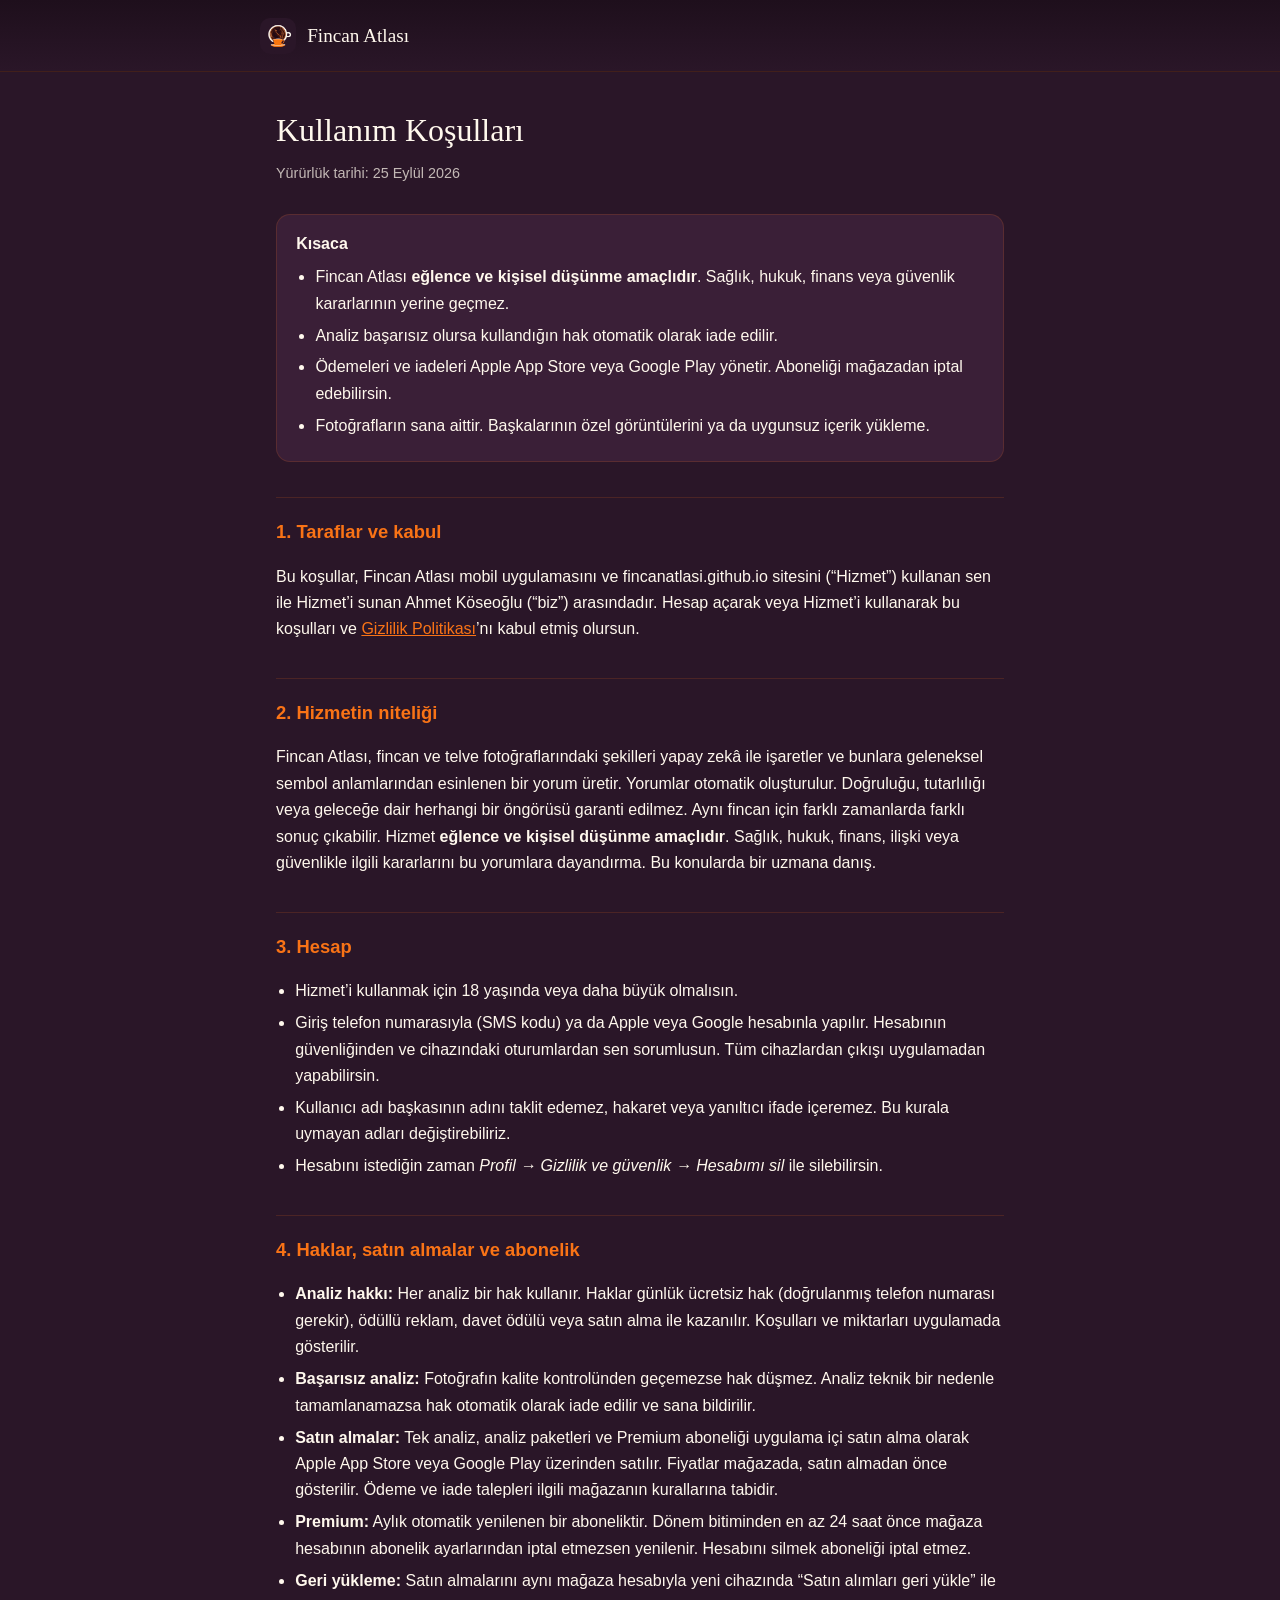
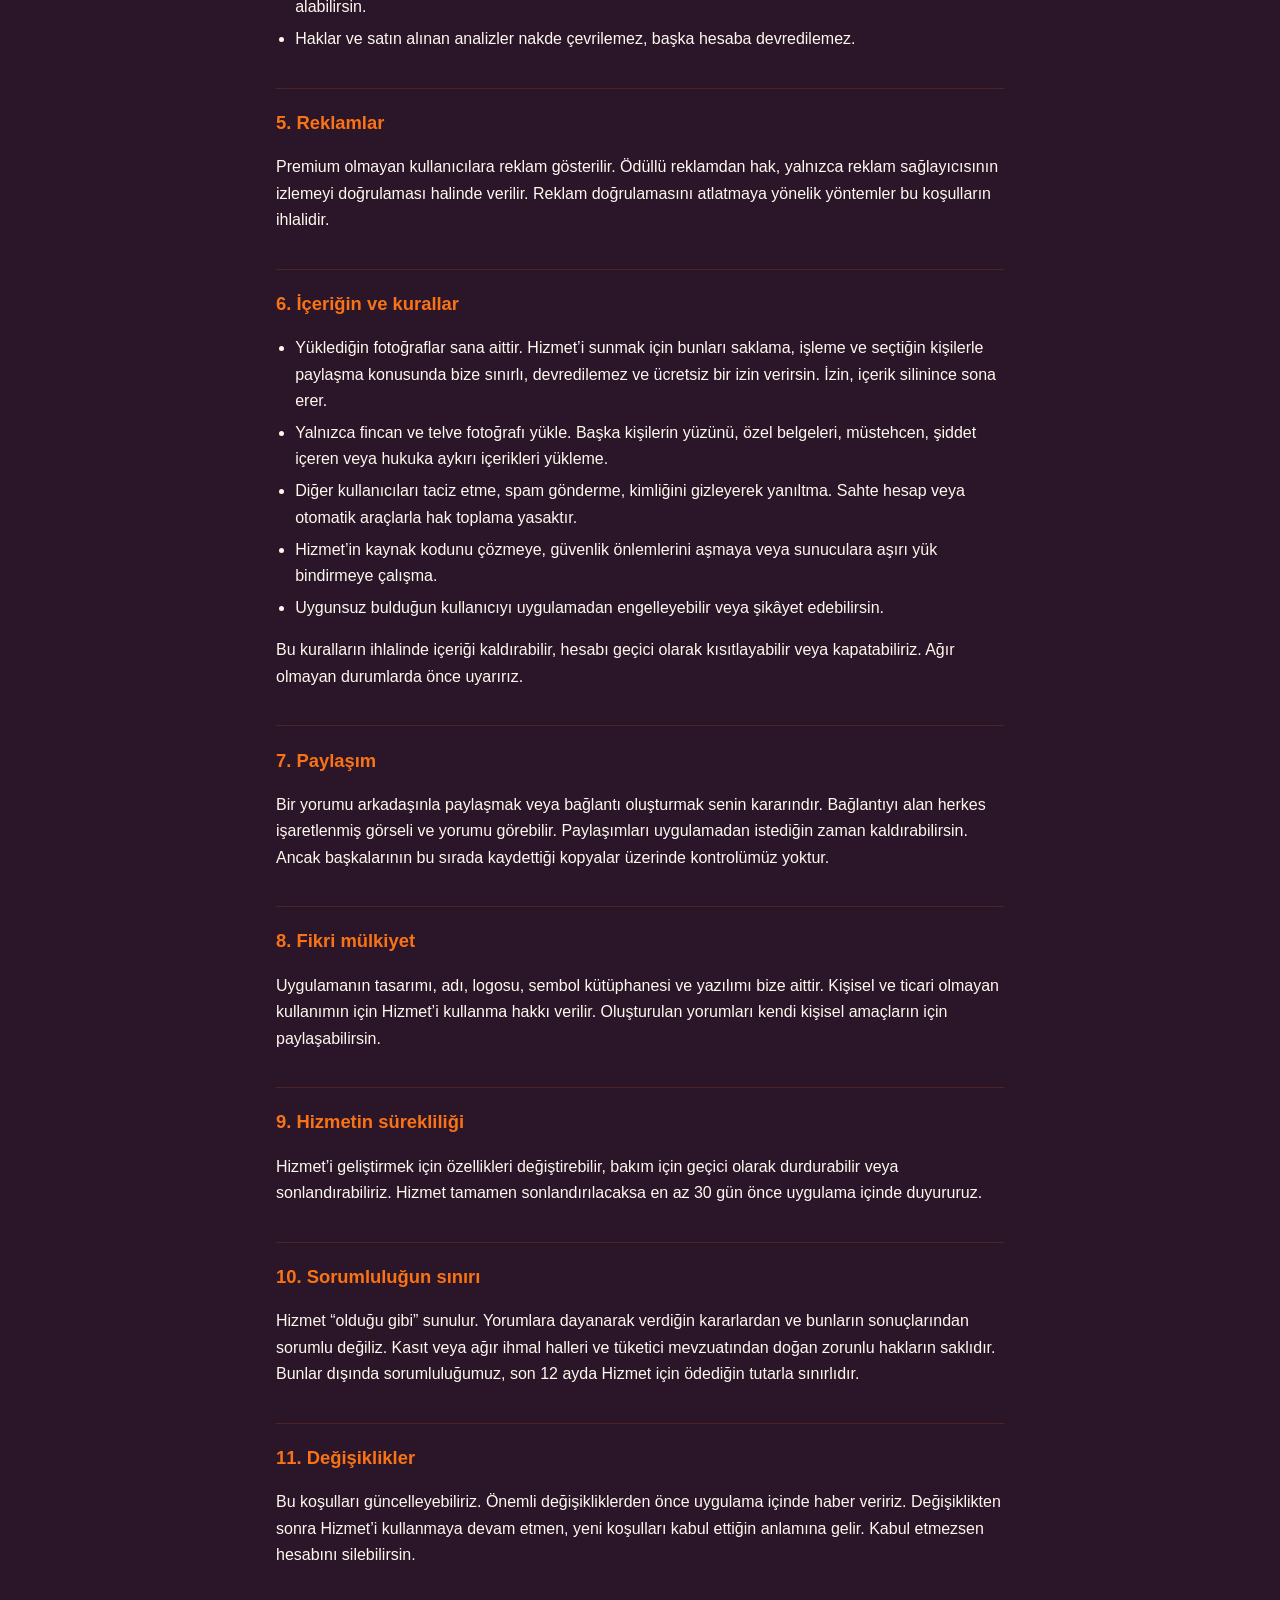
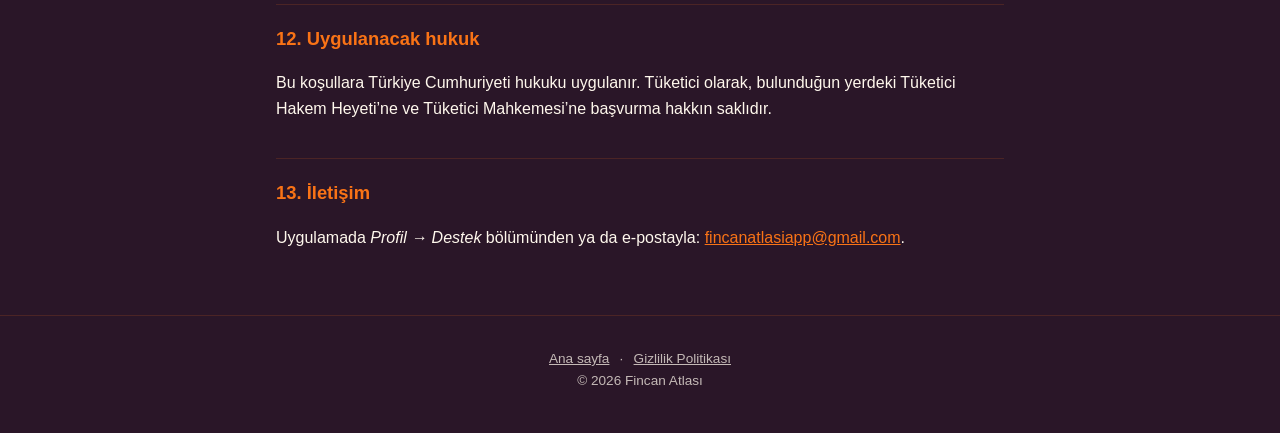
<file: kosullar/index.html>
<!DOCTYPE html>
<html lang="tr">
<head>
<meta charset="UTF-8">
<meta name="viewport" content="width=device-width, initial-scale=1.0">
<title>Kullanım Koşulları — Fincan Atlası</title>
<meta name="description" content="Fincan Atlası kullanım koşulları: hizmetin kapsamı, haklar ve satın almalar, kullanıcı içeriği ve sorumluluk.">
<link rel="icon" type="image/png" href="../assets/favicon.png">
<link rel="stylesheet" href="../assets/legal.css">
</head>
<body>

<header>
  <div class="bar"><a href="../"><img src="../assets/app_icon.png" alt=""><span>Fincan Atlası</span></a></div>
</header>

<main>
<h1>Kullanım Koşulları</h1>
<p class="meta">Yürürlük tarihi: 25 Eylül 2026</p>

<div class="summary">
  <strong>Kısaca</strong>
  <ul>
    <li>Fincan Atlası <strong>eğlence ve kişisel düşünme amaçlıdır</strong>. Sağlık, hukuk, finans veya güvenlik kararlarının yerine geçmez.</li>
    <li>Analiz başarısız olursa kullandığın hak otomatik olarak iade edilir.</li>
    <li>Ödemeleri ve iadeleri Apple App Store veya Google Play yönetir. Aboneliği mağazadan iptal edebilirsin.</li>
    <li>Fotoğrafların sana aittir. Başkalarının özel görüntülerini ya da uygunsuz içerik yükleme.</li>
  </ul>
</div>

<h2>1. Taraflar ve kabul</h2>
<p>
  Bu koşullar, Fincan Atlası mobil uygulamasını ve fincanatlasi.github.io sitesini (“Hizmet”) kullanan sen ile
  Hizmet’i sunan Ahmet Köseoğlu (“biz”) arasındadır. Hesap açarak veya Hizmet’i kullanarak bu koşulları ve
  <a href="../gizlilik/">Gizlilik Politikası</a>’nı kabul etmiş olursun.
</p>

<h2>2. Hizmetin niteliği</h2>
<p>
  Fincan Atlası, fincan ve telve fotoğraflarındaki şekilleri yapay zekâ ile işaretler ve bunlara geleneksel
  sembol anlamlarından esinlenen bir yorum üretir. Yorumlar otomatik oluşturulur. Doğruluğu, tutarlılığı veya
  geleceğe dair herhangi bir öngörüsü garanti edilmez. Aynı fincan için farklı zamanlarda farklı sonuç çıkabilir.
  Hizmet <strong>eğlence ve kişisel düşünme amaçlıdır</strong>. Sağlık, hukuk, finans, ilişki veya güvenlikle
  ilgili kararlarını bu yorumlara dayandırma. Bu konularda bir uzmana danış.
</p>

<h2>3. Hesap</h2>
<ul>
  <li>Hizmet’i kullanmak için 18 yaşında veya daha büyük olmalısın.</li>
  <li>Giriş telefon numarasıyla (SMS kodu) ya da Apple veya Google hesabınla yapılır. Hesabının güvenliğinden ve cihazındaki oturumlardan sen sorumlusun. Tüm cihazlardan çıkışı uygulamadan yapabilirsin.</li>
  <li>Kullanıcı adı başkasının adını taklit edemez, hakaret veya yanıltıcı ifade içeremez. Bu kurala uymayan adları değiştirebiliriz.</li>
  <li>Hesabını istediğin zaman <em>Profil → Gizlilik ve güvenlik → Hesabımı sil</em> ile silebilirsin.</li>
</ul>

<h2>4. Haklar, satın almalar ve abonelik</h2>
<ul>
  <li><strong>Analiz hakkı:</strong> Her analiz bir hak kullanır. Haklar günlük ücretsiz hak (doğrulanmış telefon numarası gerekir), ödüllü reklam, davet ödülü veya satın alma ile kazanılır. Koşulları ve miktarları uygulamada gösterilir.</li>
  <li><strong>Başarısız analiz:</strong> Fotoğrafın kalite kontrolünden geçemezse hak düşmez. Analiz teknik bir nedenle tamamlanamazsa hak otomatik olarak iade edilir ve sana bildirilir.</li>
  <li><strong>Satın almalar:</strong> Tek analiz, analiz paketleri ve Premium aboneliği uygulama içi satın alma olarak Apple App Store veya Google Play üzerinden satılır. Fiyatlar mağazada, satın almadan önce gösterilir. Ödeme ve iade talepleri ilgili mağazanın kurallarına tabidir.</li>
  <li><strong>Premium:</strong> Aylık otomatik yenilenen bir aboneliktir. Dönem bitiminden en az 24 saat önce mağaza hesabının abonelik ayarlarından iptal etmezsen yenilenir. Hesabını silmek aboneliği iptal etmez.</li>
  <li><strong>Geri yükleme:</strong> Satın almalarını aynı mağaza hesabıyla yeni cihazında “Satın alımları geri yükle” ile alabilirsin.</li>
  <li>Haklar ve satın alınan analizler nakde çevrilemez, başka hesaba devredilemez.</li>
</ul>

<h2>5. Reklamlar</h2>
<p>
  Premium olmayan kullanıcılara reklam gösterilir. Ödüllü reklamdan hak, yalnızca reklam sağlayıcısının izlemeyi
  doğrulaması halinde verilir. Reklam doğrulamasını atlatmaya yönelik yöntemler bu koşulların ihlalidir.
</p>

<h2>6. İçeriğin ve kurallar</h2>
<ul>
  <li>Yüklediğin fotoğraflar sana aittir. Hizmet’i sunmak için bunları saklama, işleme ve seçtiğin kişilerle paylaşma konusunda bize sınırlı, devredilemez ve ücretsiz bir izin verirsin. İzin, içerik silinince sona erer.</li>
  <li>Yalnızca fincan ve telve fotoğrafı yükle. Başka kişilerin yüzünü, özel belgeleri, müstehcen, şiddet içeren veya hukuka aykırı içerikleri yükleme.</li>
  <li>Diğer kullanıcıları taciz etme, spam gönderme, kimliğini gizleyerek yanıltma. Sahte hesap veya otomatik araçlarla hak toplama yasaktır.</li>
  <li>Hizmet’in kaynak kodunu çözmeye, güvenlik önlemlerini aşmaya veya sunuculara aşırı yük bindirmeye çalışma.</li>
  <li>Uygunsuz bulduğun kullanıcıyı uygulamadan engelleyebilir veya şikâyet edebilirsin.</li>
</ul>
<p>
  Bu kuralların ihlalinde içeriği kaldırabilir, hesabı geçici olarak kısıtlayabilir veya kapatabiliriz. Ağır
  olmayan durumlarda önce uyarırız.
</p>

<h2>7. Paylaşım</h2>
<p>
  Bir yorumu arkadaşınla paylaşmak veya bağlantı oluşturmak senin kararındır. Bağlantıyı alan herkes işaretlenmiş
  görseli ve yorumu görebilir. Paylaşımları uygulamadan istediğin zaman kaldırabilirsin. Ancak başkalarının
  bu sırada kaydettiği kopyalar üzerinde kontrolümüz yoktur.
</p>

<h2>8. Fikri mülkiyet</h2>
<p>
  Uygulamanın tasarımı, adı, logosu, sembol kütüphanesi ve yazılımı bize aittir. Kişisel ve ticari olmayan
  kullanımın için Hizmet’i kullanma hakkı verilir. Oluşturulan yorumları kendi kişisel amaçların için
  paylaşabilirsin.
</p>

<h2>9. Hizmetin sürekliliği</h2>
<p>
  Hizmet’i geliştirmek için özellikleri değiştirebilir, bakım için geçici olarak durdurabilir veya
  sonlandırabiliriz. Hizmet tamamen sonlandırılacaksa en az 30 gün önce uygulama içinde duyururuz.
</p>

<h2>10. Sorumluluğun sınırı</h2>
<p>
  Hizmet “olduğu gibi” sunulur. Yorumlara dayanarak verdiğin kararlardan ve bunların sonuçlarından sorumlu
  değiliz. Kasıt veya ağır ihmal halleri ve tüketici mevzuatından doğan zorunlu hakların saklıdır. Bunlar dışında
  sorumluluğumuz, son 12 ayda Hizmet için ödediğin tutarla sınırlıdır.
</p>

<h2>11. Değişiklikler</h2>
<p>
  Bu koşulları güncelleyebiliriz. Önemli değişikliklerden önce uygulama içinde haber veririz. Değişiklikten sonra
  Hizmet’i kullanmaya devam etmen, yeni koşulları kabul ettiğin anlamına gelir. Kabul etmezsen hesabını
  silebilirsin.
</p>

<h2>12. Uygulanacak hukuk</h2>
<p>
  Bu koşullara Türkiye Cumhuriyeti hukuku uygulanır. Tüketici olarak, bulunduğun yerdeki Tüketici Hakem
  Heyeti’ne ve Tüketici Mahkemesi’ne başvurma hakkın saklıdır.
</p>

<h2 id="iletisim">13. İletişim</h2>
<p>
  Uygulamada <em>Profil → Destek</em> bölümünden ya da e-postayla:
  <a href="mailto:fincanatlasiapp@gmail.com">fincanatlasiapp@gmail.com</a>.
</p>
</main>

<footer>
  <a href="../">Ana sayfa</a> · <a href="../gizlilik/">Gizlilik Politikası</a>
  <br>&copy; 2026 Fincan Atlası
</footer>

</body>
</html>
</file>
<file: assets/legal.css>
/* Shared look for the legal pages (gizlilik/, kosullar/); colours match index.html. */
:root {
  --plum: #2A1628;
  --plum-light: #3A1F37;
  --plum-deep: #1E0F1C;
  --orange: #F97316;
  --cream: #FFF8ED;
  --cream-dim: rgba(255,248,237,0.72);
  --orange-dim: rgba(249,115,22,0.55);
  --line: rgba(249,115,22,0.16);
}
* { box-sizing: border-box; }
body {
  margin: 0;
  font-family: -apple-system, "Segoe UI", Roboto, Arial, sans-serif;
  background: var(--plum);
  color: var(--cream);
  line-height: 1.65;
  overflow-x: hidden;
}
a { color: var(--orange); }
header {
  background: linear-gradient(180deg, var(--plum-deep) 0%, var(--plum) 100%);
  border-bottom: 1px solid var(--line);
  padding: 1.1rem 1rem;
}
.bar { max-width: 760px; margin: 0 auto; display: flex; align-items: center; gap: 0.7rem; }
.bar a { display: flex; align-items: center; gap: 0.7rem; text-decoration: none; color: var(--cream); }
.bar img { width: 36px; height: 36px; border-radius: 10px; }
.bar span { font-family: Georgia, "Times New Roman", serif; font-size: 1.2rem; }
main { max-width: 760px; margin: 0 auto; padding: 2rem 1rem 3rem; }
h1 { font-family: Georgia, "Times New Roman", serif; font-weight: normal; font-size: 2rem; margin: 0 0 0.3rem; }
.meta { color: var(--cream-dim); font-size: 0.9rem; margin: 0 0 1.8rem; }
h2 {
  font-size: 1.15rem;
  color: var(--orange);
  margin: 2.2rem 0 0.6rem;
  padding-top: 1.2rem;
  border-top: 1px solid var(--line);
}
p, li { color: var(--cream); font-size: 1rem; }
ul { padding-left: 1.2rem; }
li { margin: 0.35rem 0; }
.summary {
  background: var(--plum-light);
  border: 1px solid var(--line);
  border-radius: 14px;
  padding: 1rem 1.2rem;
}
.summary ul { margin: 0.4rem 0 0; }
.table-wrap { overflow-x: auto; }
table { width: 100%; border-collapse: collapse; font-size: 0.93rem; }
th, td { text-align: left; vertical-align: top; padding: 0.55rem 0.6rem; border-bottom: 1px solid var(--line); }
th { color: var(--cream-dim); font-weight: 600; }
nav.toc { font-size: 0.93rem; color: var(--cream-dim); }
nav.toc a { color: var(--cream-dim); }
footer {
  text-align: center;
  padding: 2rem 1rem 2.5rem;
  font-size: 0.85rem;
  color: var(--cream-dim);
  border-top: 1px solid var(--line);
}
footer a { color: var(--cream-dim); margin: 0 0.4rem; }
@media (max-width: 600px) { h1 { font-size: 1.6rem; } }
</file>
